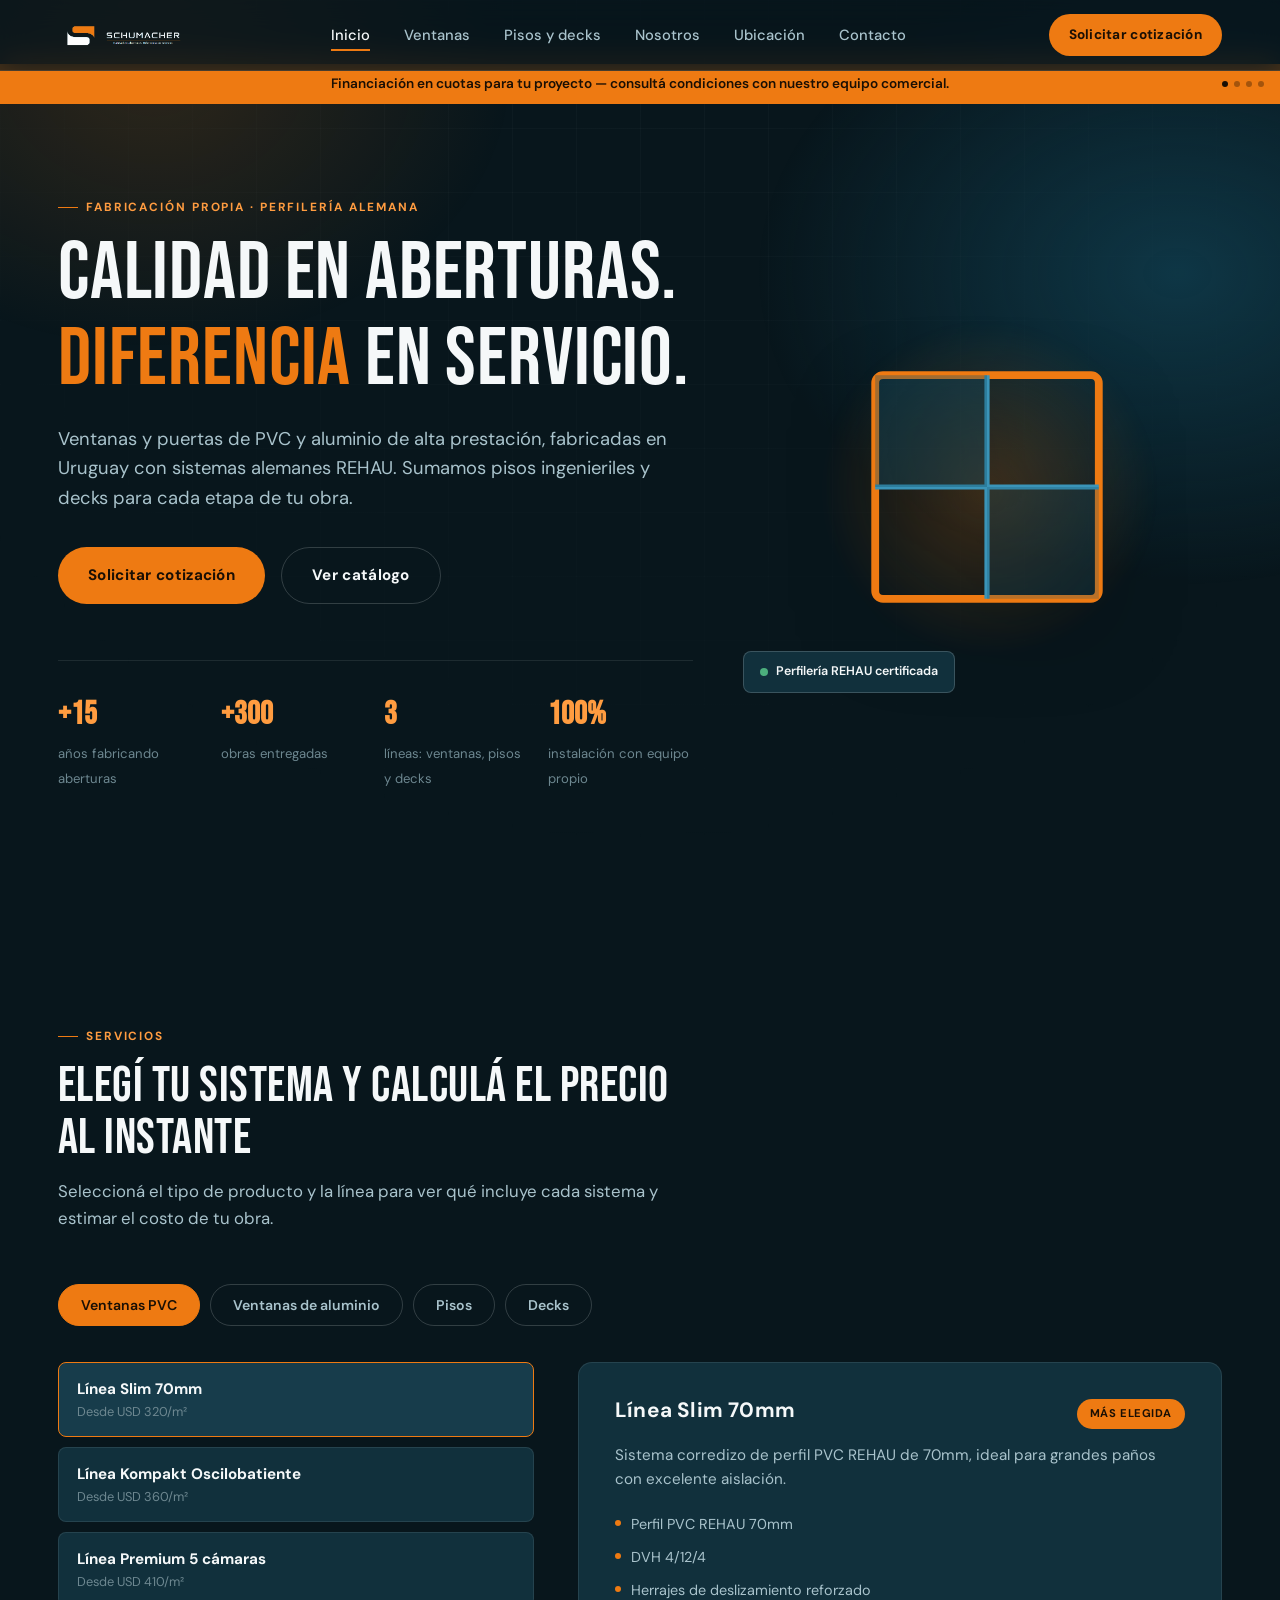
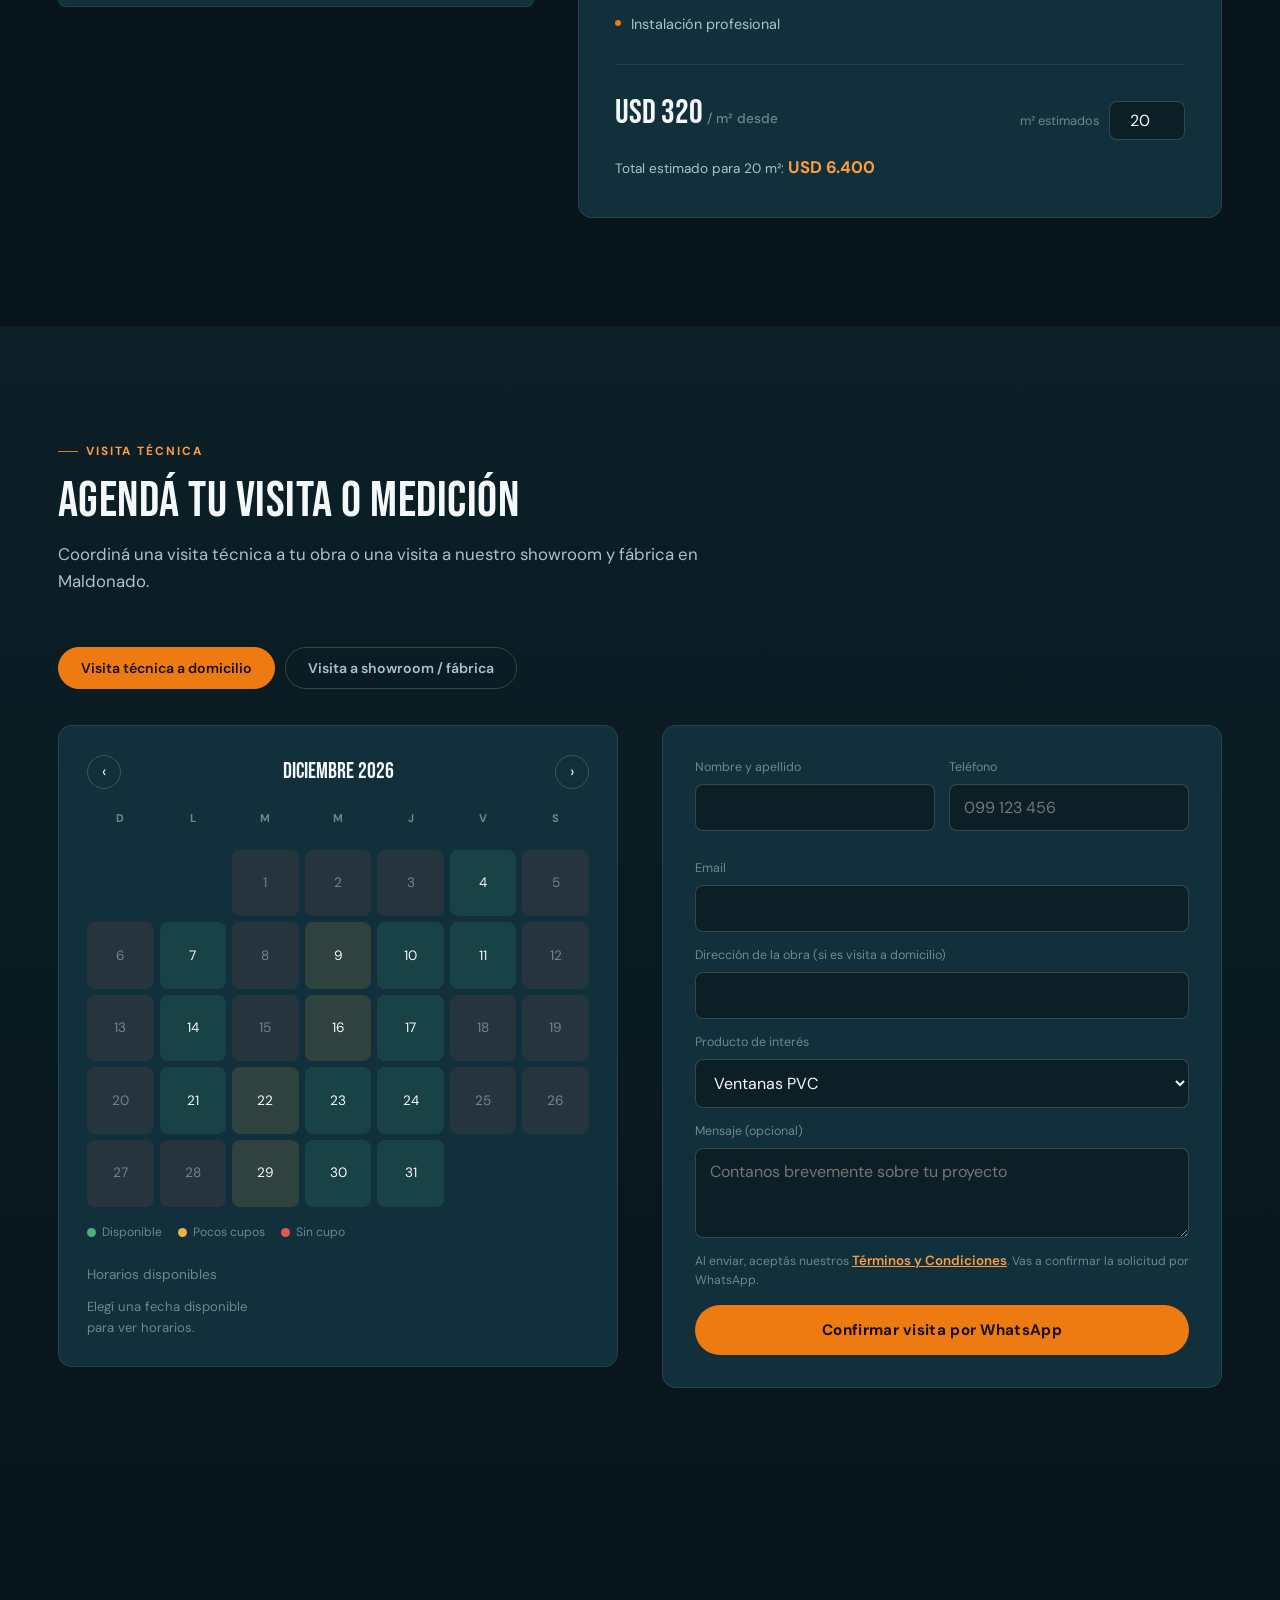
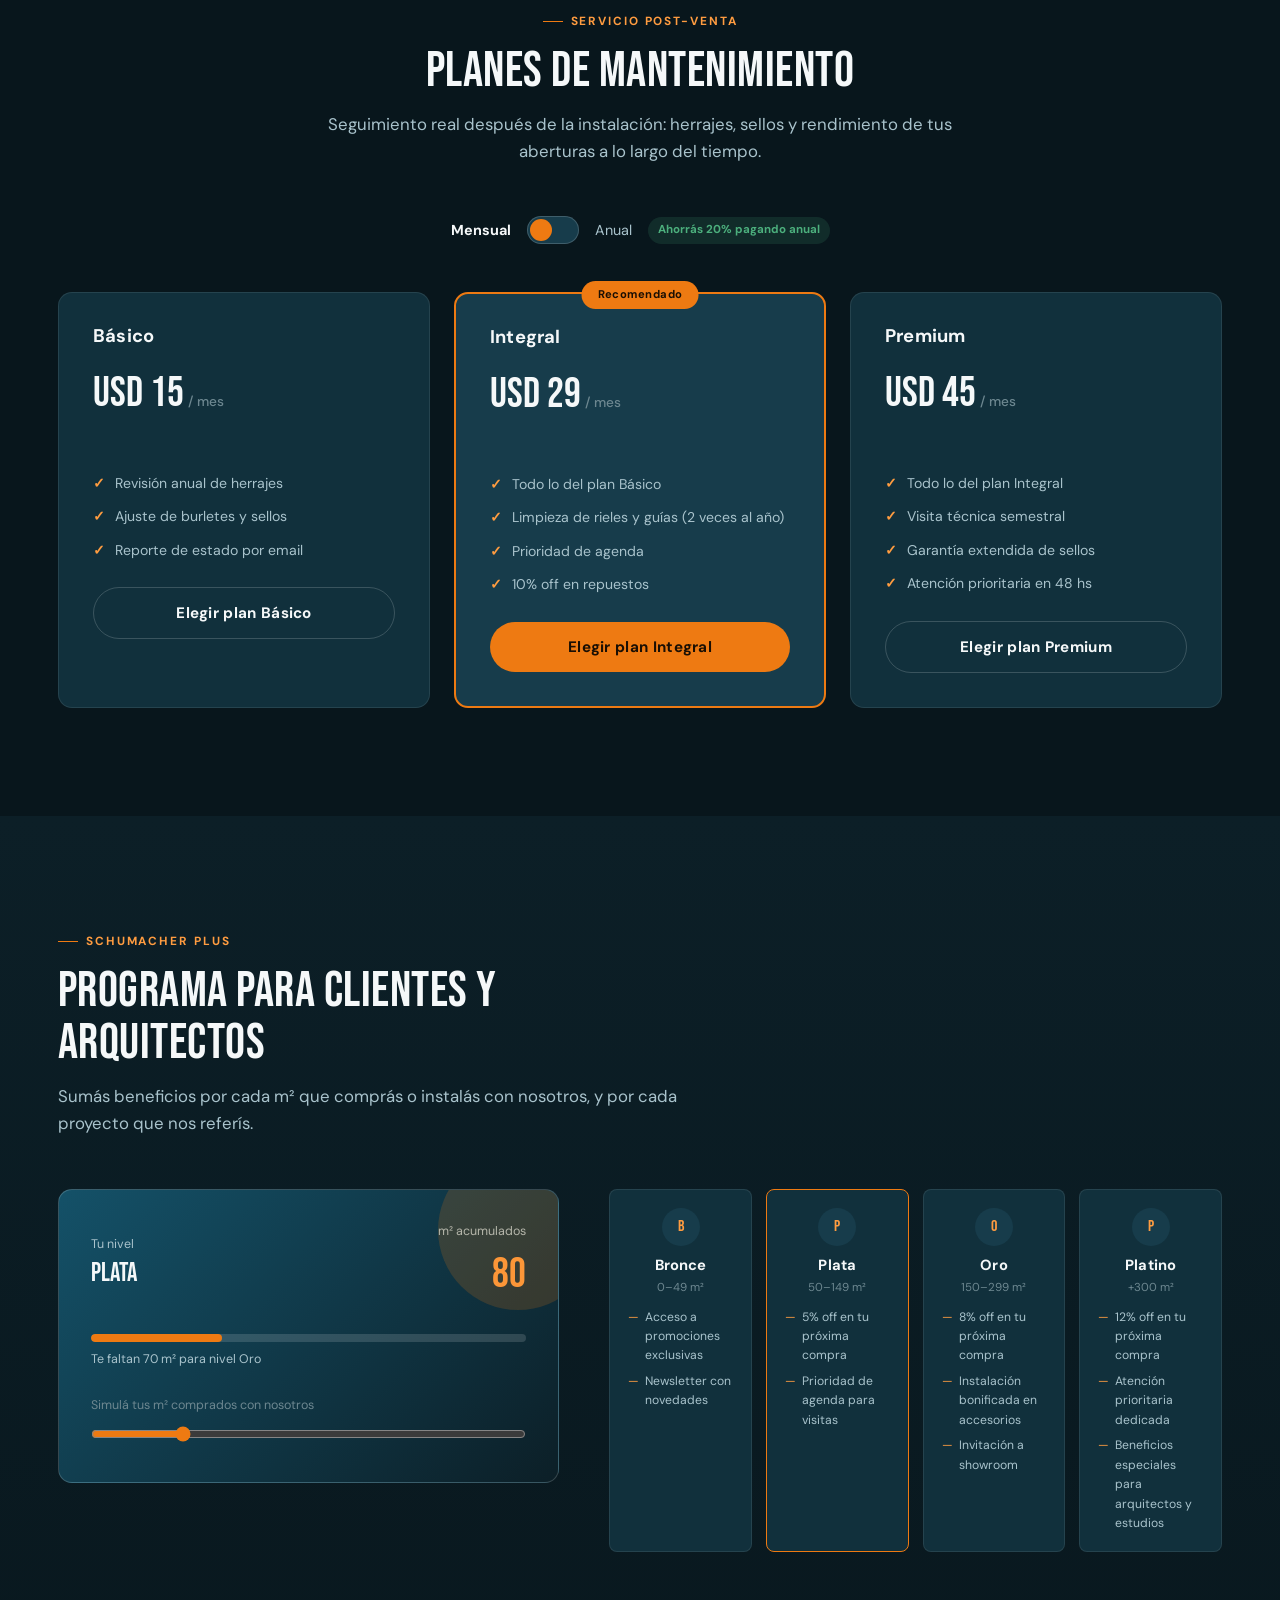
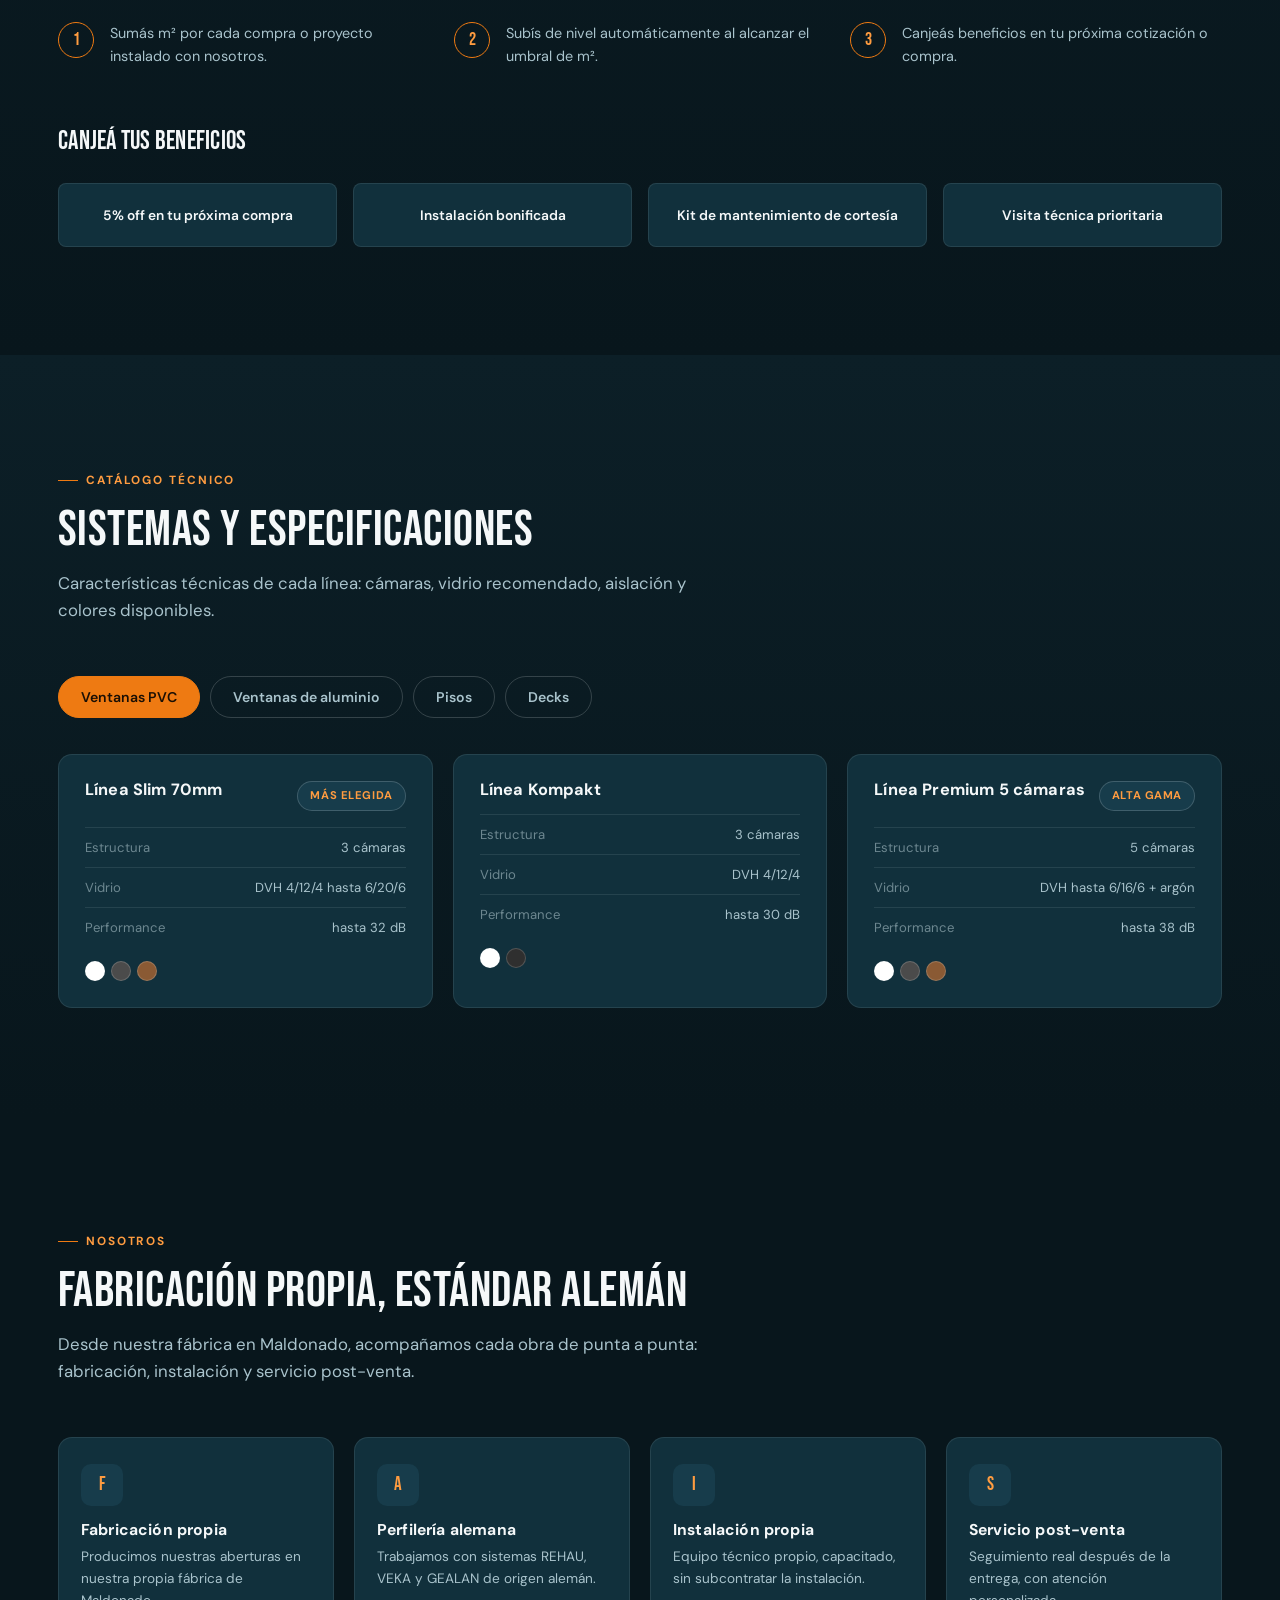
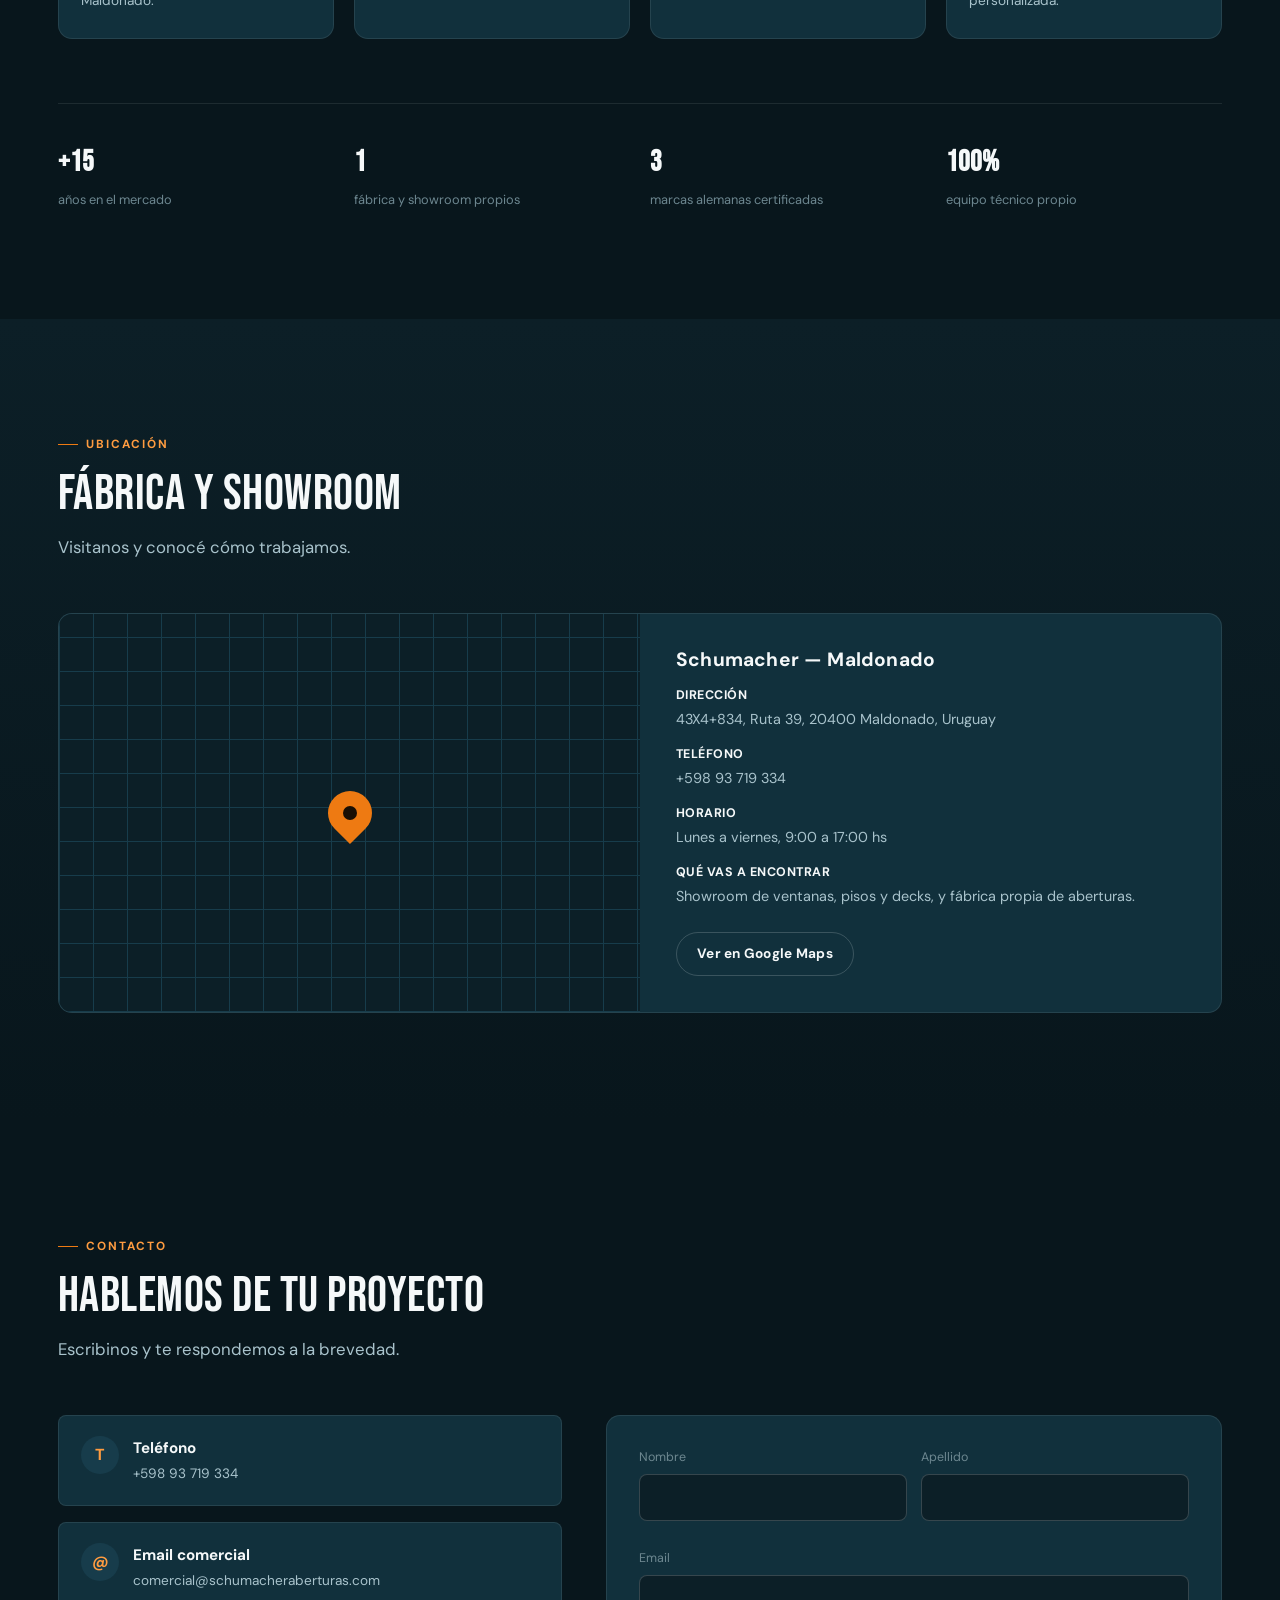
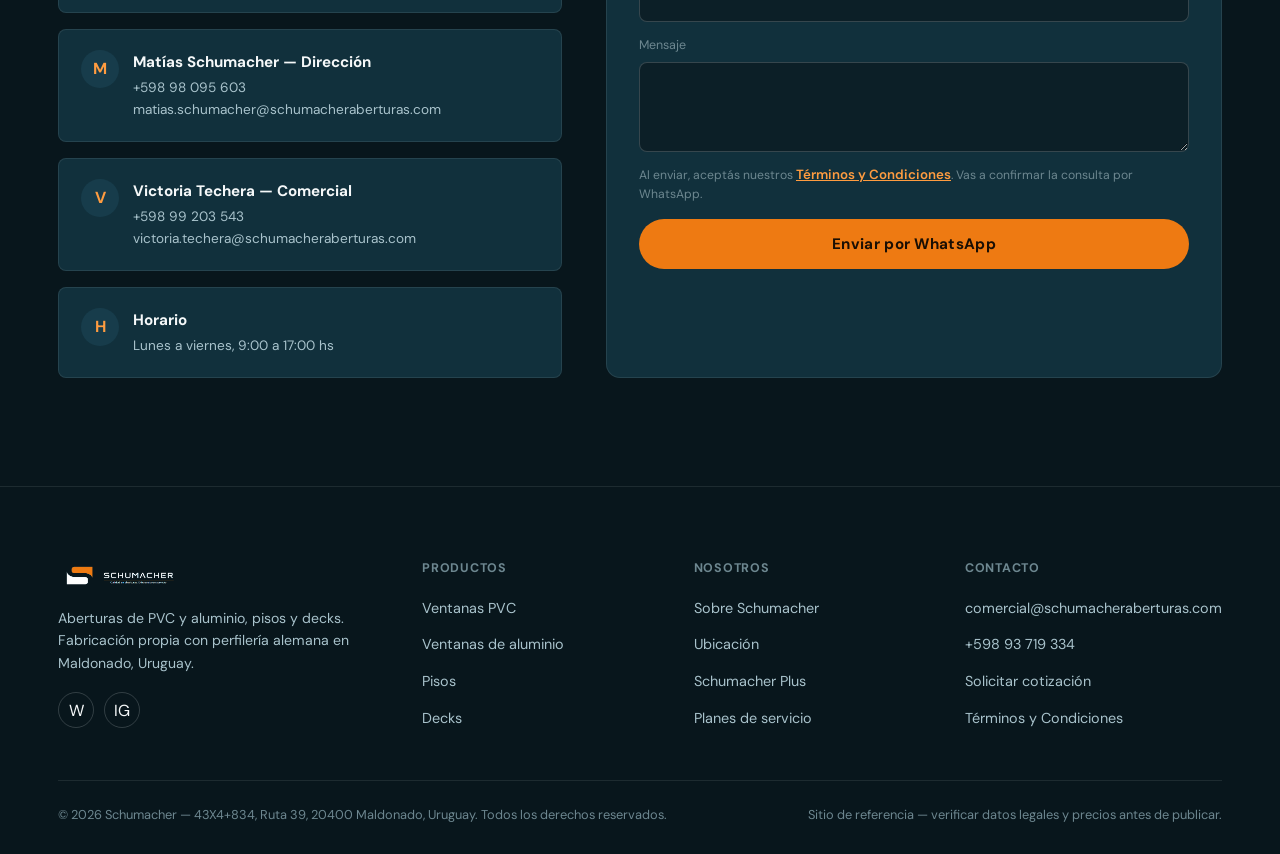
<file: index.html>
<!DOCTYPE html>
<html lang="es">
<head>
<meta charset="UTF-8">
<meta name="viewport" content="width=device-width, initial-scale=1.0">
<title>Schumacher — Calidad en aberturas. Diferencia en servicio.</title>
<meta name="description" content="Aberturas de PVC y aluminio, pisos ingenieriles y decks. Fabricación propia con perfilería alemana REHAU en Maldonado, Uruguay.">
<link rel="preconnect" href="https://fonts.googleapis.com">
<link rel="preconnect" href="https://fonts.gstatic.com" crossorigin>
<link href="https://fonts.googleapis.com/css2?family=Bebas+Neue&family=DM+Sans:ital,wght@0,400;0,500;0,600;0,700;1,400&display=swap" rel="stylesheet">
<link rel="stylesheet" href="styles.css">
</head>
<body>

<div class="grid-bg" aria-hidden="true"></div>

<!-- ============================ NAV ============================ -->
<nav class="nav" id="mainNav">
  <div class="nav-inner">
    <a href="#inicio" class="nav-logo"><img src="logo.png" alt="Schumacher"></a>
    <ul class="nav-links" id="navLinks">
      <li><a href="#inicio" class="nav-link active">Inicio</a></li>
      <li><a href="#servicios" class="nav-link">Ventanas</a></li>
      <li><a href="#catalogo" class="nav-link">Pisos y decks</a></li>
      <li><a href="#nosotros" class="nav-link">Nosotros</a></li>
      <li><a href="#ubicacion" class="nav-link">Ubicación</a></li>
      <li><a href="#contacto" class="nav-link">Contacto</a></li>
    </ul>
    <div class="nav-cta">
      <a href="#visita" class="btn btn-primary btn-sm">Solicitar cotización</a>
      <button type="button" class="nav-burger" id="navBurger" aria-label="Abrir menú"><span></span><span></span><span></span></button>
    </div>
  </div>
</nav>

<div class="promo-banner" id="promoBanner">
  <div class="promo-track" id="promoTrack"></div>
  <div class="promo-dots" id="promoDots"></div>
</div>

<!-- ============================ HERO ============================ -->
<header class="hero" id="inicio">
  <div class="container hero-inner">
    <div>
      <div class="eyebrow">Fabricación propia · Perfilería alemana</div>
      <h1>Calidad en aberturas.<br><em>Diferencia</em> en servicio.</h1>
      <p class="lead">Ventanas y puertas de PVC y aluminio de alta prestación, fabricadas en Uruguay con sistemas alemanes REHAU. Sumamos pisos ingenieriles y decks para cada etapa de tu obra.</p>
      <div class="hero-actions">
        <a href="#visita" class="btn btn-primary">Solicitar cotización</a>
        <a href="#catalogo" class="btn btn-secondary">Ver catálogo</a>
      </div>
      <div class="hero-stats" id="heroStats"></div>
    </div>
    <div class="hero-visual">
      <div class="glow"></div>
      <div class="window-float">
        <svg viewBox="0 0 200 200" fill="none" xmlns="http://www.w3.org/2000/svg">
          <rect x="14" y="14" width="172" height="172" rx="6" stroke="#ee7a12" stroke-width="6"/>
          <line x1="100" y1="14" x2="100" y2="186" stroke="#3a94b8" stroke-width="4"/>
          <line x1="14" y1="100" x2="186" y2="100" stroke="#3a94b8" stroke-width="4"/>
          <rect x="14" y="14" width="86" height="86" fill="#145168" opacity="0.35"/>
          <rect x="100" y="100" width="86" height="86" fill="#145168" opacity="0.25"/>
        </svg>
      </div>
      <div class="hero-badge-float"><span class="dot"></span> Perfilería REHAU certificada</div>
    </div>
  </div>
</header>

<main>
<!-- ============================ SERVICIOS ============================ -->
<section class="section" id="servicios">
  <div class="container">
    <div class="section-head reveal">
      <div class="eyebrow">Servicios</div>
      <h2>Elegí tu sistema y calculá el precio al instante</h2>
      <p>Seleccioná el tipo de producto y la línea para ver qué incluye cada sistema y estimar el costo de tu obra.</p>
    </div>
    <div class="tabs" id="serviceTabs"></div>
    <div class="service-layout">
      <div class="line-picker" id="linePicker"></div>
      <div class="service-card card-frame" id="serviceCard"></div>
    </div>
  </div>
</section>

<!-- ============================ VISITA TÉCNICA ============================ -->
<section class="section section-alt" id="visita">
  <div class="container">
    <div class="section-head reveal">
      <div class="eyebrow">Visita técnica</div>
      <h2>Agendá tu visita o medición</h2>
      <p>Coordiná una visita técnica a tu obra o una visita a nuestro showroom y fábrica en Maldonado.</p>
    </div>
    <div class="tabs" id="visitTabs"></div>
    <div class="booking-layout">
      <div class="calendar-box reveal">
        <div class="cal-head">
          <button type="button" class="cal-nav-btn" id="calPrev" aria-label="Mes anterior">‹</button>
          <div class="month-label" id="calMonthLabel"></div>
          <button type="button" class="cal-nav-btn" id="calNext" aria-label="Mes siguiente">›</button>
        </div>
        <div class="cal-grid" id="calDow"></div>
        <div class="cal-grid" id="calGrid"></div>
        <div class="cal-legend">
          <span><i class="leg-disponible"></i>Disponible</span>
          <span><i class="leg-limitada"></i>Pocos cupos</span>
          <span><i class="leg-sin-cupo"></i>Sin cupo</span>
        </div>
        <div class="slots-title">Horarios disponibles</div>
        <div class="slots-grid" id="slotsGrid"></div>
      </div>
      <form class="form-box reveal" id="visitForm" novalidate>
        <div class="form-row">
          <div class="field" id="f-nombre">
            <label for="v-nombre">Nombre y apellido</label>
            <input type="text" id="v-nombre" name="nombre">
            <span class="error-msg">Ingresá tu nombre completo.</span>
          </div>
          <div class="field" id="f-telefono">
            <label for="v-telefono">Teléfono</label>
            <input type="tel" id="v-telefono" name="telefono" placeholder="099 123 456">
            <span class="error-msg">Ingresá un teléfono válido.</span>
          </div>
        </div>
        <div class="field" id="f-email">
          <label for="v-email">Email</label>
          <input type="email" id="v-email" name="email">
          <span class="error-msg">Ingresá un email válido.</span>
        </div>
        <div class="field" id="f-direccion">
          <label for="v-direccion">Dirección de la obra (si es visita a domicilio)</label>
          <input type="text" id="v-direccion" name="direccion">
        </div>
        <div class="field" id="f-producto">
          <label for="v-producto">Producto de interés</label>
          <select id="v-producto" name="producto">
            <option value="ventanas-pvc">Ventanas PVC</option>
            <option value="ventanas-aluminio">Ventanas de aluminio</option>
            <option value="pisos">Pisos</option>
            <option value="decks">Decks</option>
            <option value="varios">Varios / no estoy seguro</option>
          </select>
        </div>
        <div class="field" id="f-mensaje">
          <label for="v-mensaje">Mensaje (opcional)</label>
          <textarea id="v-mensaje" name="mensaje" placeholder="Contanos brevemente sobre tu proyecto"></textarea>
        </div>
        <p class="tyc-note">Al enviar, aceptás nuestros <button type="button" id="openTyc1">Términos y Condiciones</button>. Vas a confirmar la solicitud por WhatsApp.</p>
        <button type="submit" class="btn btn-primary btn-block">Confirmar visita por WhatsApp</button>
        <a href="#" id="waFallback" target="_blank" rel="noopener" class="btn btn-secondary btn-block" style="display:none;margin-top:10px">Si no se abrió, tocá acá para ir a WhatsApp</a>
      </form>
    </div>
  </div>
</section>

<!-- ============================ PLANES ============================ -->
<section class="section" id="planes">
  <div class="container">
    <div class="section-head center reveal" style="margin-left:auto;margin-right:auto">
      <div class="eyebrow">Servicio post-venta</div>
      <h2>Planes de mantenimiento</h2>
      <p>Seguimiento real después de la instalación: herrajes, sellos y rendimiento de tus aberturas a lo largo del tiempo.</p>
    </div>
    <div class="plan-toggle reveal">
      <span class="toggle-label active" id="lblMensual">Mensual</span>
      <button type="button" class="switch" id="planSwitch" aria-label="Cambiar a facturación anual"><span class="knob"></span></button>
      <span class="toggle-label" id="lblAnual">Anual</span>
      <span class="save-pill">Ahorrás 20% pagando anual</span>
    </div>
    <div class="plans-grid" id="plansGrid"></div>
  </div>
</section>

<!-- ============================ FIDELIDAD ============================ -->
<section class="section section-alt" id="fidelidad">
  <div class="container">
    <div class="section-head reveal">
      <div class="eyebrow">Schumacher Plus</div>
      <h2>Programa para clientes y arquitectos</h2>
      <p>Sumás beneficios por cada m² que comprás o instalás con nosotros, y por cada proyecto que nos referís.</p>
    </div>
    <div class="loyalty-layout">
      <div class="points-card reveal">
        <div class="pc-top">
          <div>
            <div style="font-size:.78rem;color:var(--text-dim);position:relative">Tu nivel</div>
            <div class="pc-level" id="pcLevel">Plata</div>
          </div>
          <div style="text-align:right">
            <div style="font-size:.78rem;color:var(--text-dim);position:relative">m² acumulados</div>
            <div class="pc-points" id="pcPoints">0</div>
          </div>
        </div>
        <div class="progress-track"><div class="progress-fill" id="pcProgress" style="width:0%"></div></div>
        <div class="progress-label" id="pcProgressLabel"></div>
        <div class="sim-slider">
          <label for="simRange">Simulá tus m² comprados con nosotros</label>
          <input type="range" id="simRange" min="0" max="400" value="80" step="5">
        </div>
      </div>
      <div class="tiers-grid" id="tiersGrid"></div>
    </div>
    <div class="steps-row" id="stepsRow"></div>
    <div class="section-head reveal" style="margin-bottom:28px">
      <h3 style="font-family:var(--font-display);font-size:1.6rem">Canjeá tus beneficios</h3>
    </div>
    <div class="redeem-grid" id="redeemGrid"></div>
  </div>
</section>

<!-- ============================ CATÁLOGO ============================ -->
<section class="section section-alt" id="catalogo">
  <div class="container">
    <div class="section-head reveal">
      <div class="eyebrow">Catálogo técnico</div>
      <h2>Sistemas y especificaciones</h2>
      <p>Características técnicas de cada línea: cámaras, vidrio recomendado, aislación y colores disponibles.</p>
    </div>
    <div class="tabs" id="catalogTabs"></div>
    <div class="catalog-grid" id="catalogGrid"></div>
  </div>
</section>

<!-- ============================ NOSOTROS ============================ -->
<section class="section" id="nosotros">
  <div class="container">
    <div class="section-head reveal">
      <div class="eyebrow">Nosotros</div>
      <h2>Fabricación propia, estándar alemán</h2>
      <p>Desde nuestra fábrica en Maldonado, acompañamos cada obra de punta a punta: fabricación, instalación y servicio post-venta.</p>
    </div>
    <div class="pillars-grid" id="pillarsGrid"></div>
    <div class="about-stats" id="aboutStats"></div>
  </div>
</section>

<!-- ============================ UBICACIÓN ============================ -->
<section class="section section-alt" id="ubicacion">
  <div class="container">
    <div class="section-head reveal">
      <div class="eyebrow">Ubicación</div>
      <h2>Fábrica y showroom</h2>
      <p>Visitanos y conocé cómo trabajamos.</p>
    </div>
    <div class="location-card reveal">
      <div class="location-map"><div class="pin"></div></div>
      <div class="location-info">
        <h3>Schumacher — Maldonado</h3>
        <div class="li-row"><div><b>Dirección</b>43X4+834, Ruta 39, 20400 Maldonado, Uruguay</div></div>
        <div class="li-row"><div><b>Teléfono</b>+598 93 719 334</div></div>
        <div class="li-row"><div><b>Horario</b>Lunes a viernes, 9:00 a 17:00 hs</div></div>
        <div class="li-row"><div><b>Qué vas a encontrar</b>Showroom de ventanas, pisos y decks, y fábrica propia de aberturas.</div></div>
        <a href="https://www.google.com/maps/search/?api=1&query=43X4%2B834%2C+Ruta+39%2C+20400+Maldonado%2C+Uruguay" target="_blank" rel="noopener" class="btn btn-secondary btn-sm" style="margin-top:10px">Ver en Google Maps</a>
      </div>
    </div>
  </div>
</section>

<!-- ============================ CONTACTO ============================ -->
<section class="section" id="contacto">
  <div class="container">
    <div class="section-head reveal">
      <div class="eyebrow">Contacto</div>
      <h2>Hablemos de tu proyecto</h2>
      <p>Escribinos y te respondemos a la brevedad.</p>
    </div>
    <div class="contact-layout">
      <div class="contact-cards reveal" id="contactCards"></div>
      <form class="form-box reveal" id="contactForm" novalidate>
        <div class="form-row">
          <div class="field" id="cf-nombre">
            <label for="c-nombre">Nombre</label>
            <input type="text" id="c-nombre" name="nombre">
            <span class="error-msg">Ingresá tu nombre.</span>
          </div>
          <div class="field" id="cf-apellido">
            <label for="c-apellido">Apellido</label>
            <input type="text" id="c-apellido" name="apellido">
            <span class="error-msg">Ingresá tu apellido.</span>
          </div>
        </div>
        <div class="field" id="cf-email">
          <label for="c-email">Email</label>
          <input type="email" id="c-email" name="email">
          <span class="error-msg">Ingresá un email válido.</span>
        </div>
        <div class="field" id="cf-mensaje">
          <label for="c-mensaje">Mensaje</label>
          <textarea id="c-mensaje" name="mensaje"></textarea>
          <span class="error-msg">Contanos brevemente en qué te podemos ayudar.</span>
        </div>
        <p class="tyc-note">Al enviar, aceptás nuestros <button type="button" id="openTyc2">Términos y Condiciones</button>. Vas a confirmar la consulta por WhatsApp.</p>
        <button type="submit" class="btn btn-primary btn-block">Enviar por WhatsApp</button>
        <a href="#" id="waFallbackContact" target="_blank" rel="noopener" class="btn btn-secondary btn-block" style="display:none;margin-top:10px">Si no se abrió, tocá acá para ir a WhatsApp</a>
      </form>
    </div>
  </div>
</section>
</main>

<!-- ============================ FOOTER ============================ -->
<footer>
  <div class="container">
    <div class="footer-grid">
      <div>
        <a href="#inicio" class="footer-logo"><img src="logo.png" alt="Schumacher"></a>
        <p class="tag">Aberturas de PVC y aluminio, pisos y decks. Fabricación propia con perfilería alemana en Maldonado, Uruguay.</p>
        <div class="footer-social">
          <a href="https://wa.me/59893719334" target="_blank" rel="noopener" aria-label="WhatsApp">W</a>
          <a href="#" aria-label="Instagram">IG</a>
        </div>
      </div>
      <div class="footer-col">
        <h5>Productos</h5>
        <ul>
          <li><a href="#servicios">Ventanas PVC</a></li>
          <li><a href="#servicios">Ventanas de aluminio</a></li>
          <li><a href="#catalogo">Pisos</a></li>
          <li><a href="#catalogo">Decks</a></li>
        </ul>
      </div>
      <div class="footer-col">
        <h5>Nosotros</h5>
        <ul>
          <li><a href="#nosotros">Sobre Schumacher</a></li>
          <li><a href="#ubicacion">Ubicación</a></li>
          <li><a href="#fidelidad">Schumacher Plus</a></li>
          <li><a href="#planes">Planes de servicio</a></li>
        </ul>
      </div>
      <div class="footer-col">
        <h5>Contacto</h5>
        <ul>
          <li><a href="mailto:comercial@schumacheraberturas.com">comercial@schumacheraberturas.com</a></li>
          <li><a href="tel:+59893719334">+598 93 719 334</a></li>
          <li><a href="#visita">Solicitar cotización</a></li>
          <li><button type="button" id="openTyc3" style="font-size:.9rem;color:var(--text-dim)">Términos y Condiciones</button></li>
        </ul>
      </div>
    </div>
    <div class="footer-bottom">
      <span>© <span id="year"></span> Schumacher — 43X4+834, Ruta 39, 20400 Maldonado, Uruguay. Todos los derechos reservados.</span>
      <span>Sitio de referencia — verificar datos legales y precios antes de publicar.</span>
    </div>
  </div>
</footer>

<!-- ============================ MODAL T&C ============================ -->
<div class="modal-overlay" id="tycModal">
  <div class="modal-box">
    <div class="modal-head">
      <h3>Términos y condiciones</h3>
      <button type="button" class="modal-close" id="closeTyc" aria-label="Cerrar">✕</button>
    </div>
    <div class="modal-body">
      <h4>1. Cotizaciones</h4>
      <p>Los precios publicados son estimados por línea y quedan sujetos a relevamiento técnico en obra. La cotización final se entrega por escrito luego de la medición.</p>
      <h4>2. Plazos</h4>
      <p>Los plazos de fabricación e instalación se informan al confirmar el pedido y pueden variar según la complejidad de la obra y la disponibilidad de materiales.</p>
      <h4>3. Garantía</h4>
      <p>Las aberturas cuentan con garantía de fabricación sobre perfiles y herrajes. La garantía no cubre daños por mal uso, humedad de obra o instalación realizada por terceros ajenos a la empresa.</p>
      <h4>4. Condiciones de pago</h4>
      <p>Las condiciones de pago (contado, transferencia, cuotas) se acuerdan al momento de confirmar el pedido y se detallan en la orden de compra.</p>
      <h4>5. Visitas y coordinación</h4>
      <p>Las visitas técnicas y de medición se coordinan por franja horaria. Ante una cancelación, pedimos avisar con anticipación para reprogramar.</p>
      <h4>6. Datos personales</h4>
      <p>Los datos ingresados en los formularios se utilizan exclusivamente para responder tu consulta y coordinar la cotización o visita solicitada.</p>
      <p style="margin-top:16px;color:var(--text-faint);font-size:.8rem">Este texto es un modelo general de referencia y no reemplaza el asesoramiento de un abogado antes de publicarlo.</p>
    </div>
  </div>
</div>

<div class="toast-container" id="toastContainer"></div>

<script src="script.js"></script>
</body>
</html>
</file>
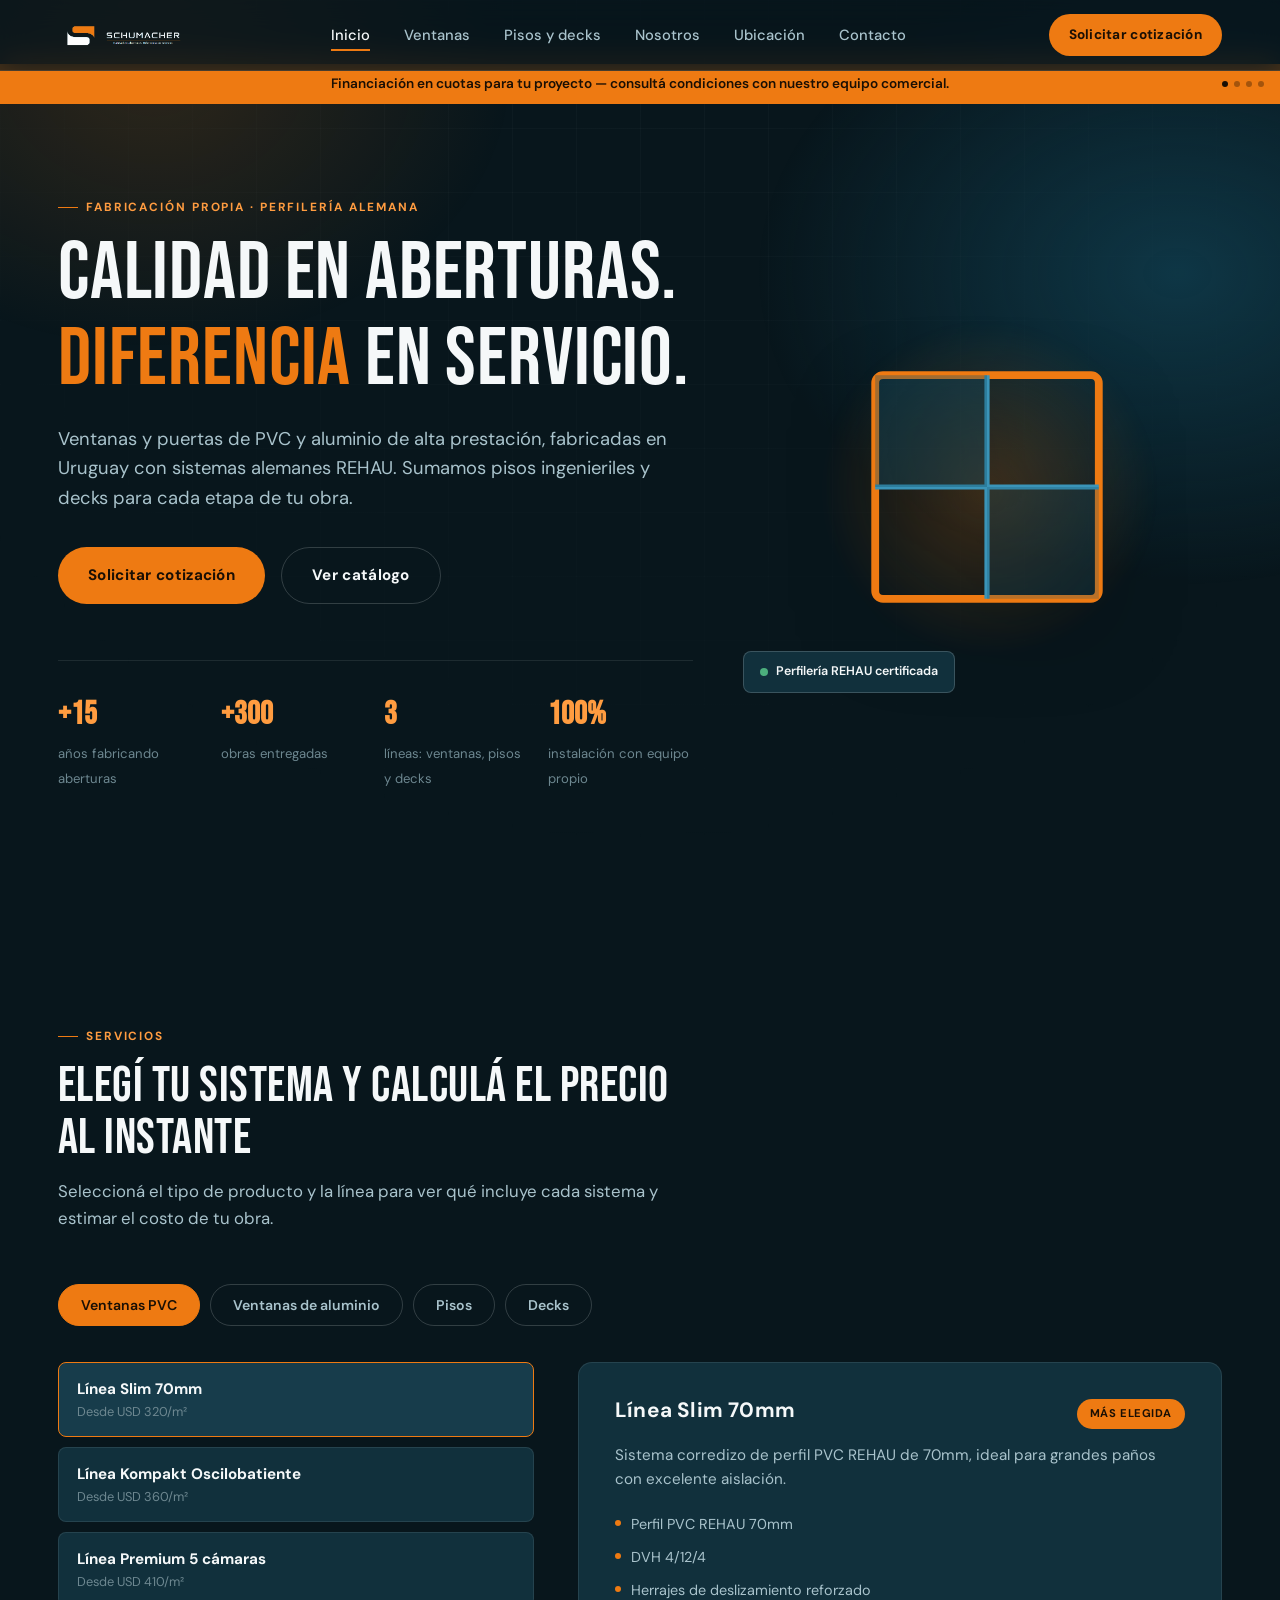
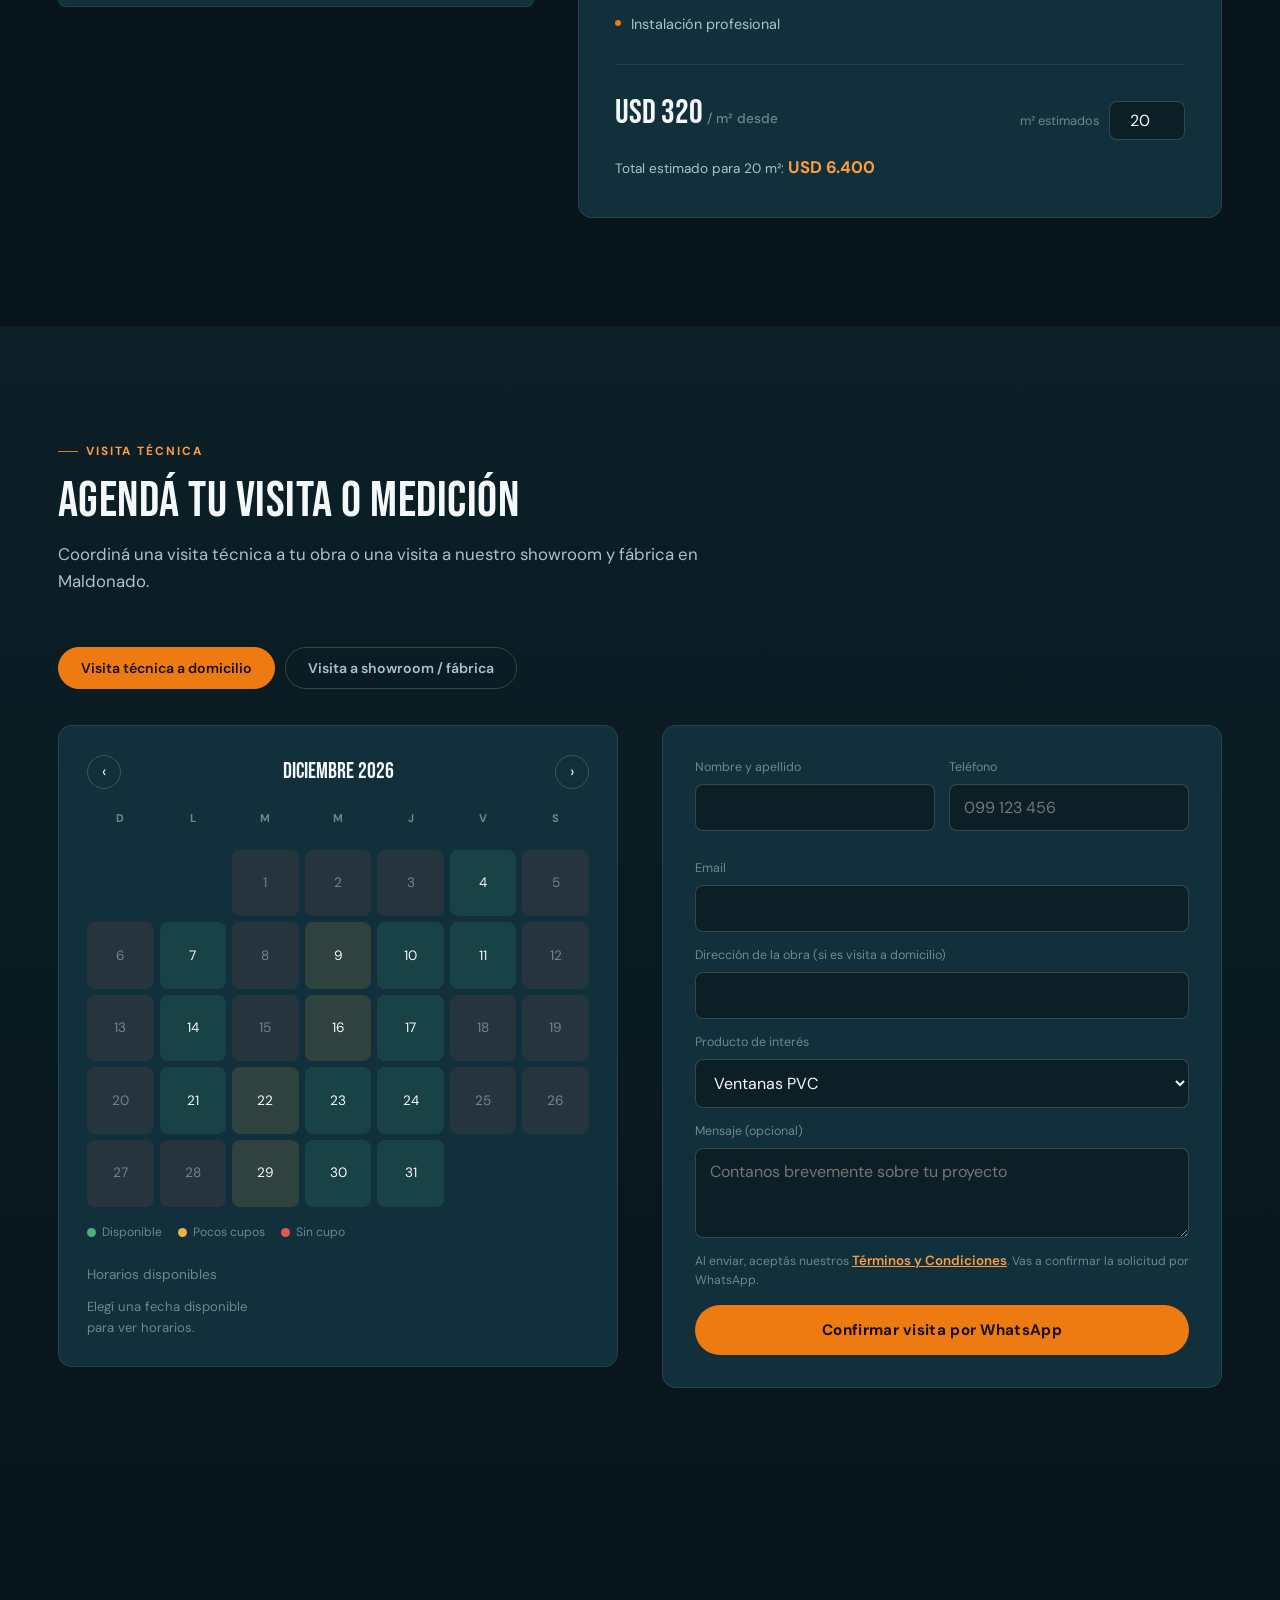
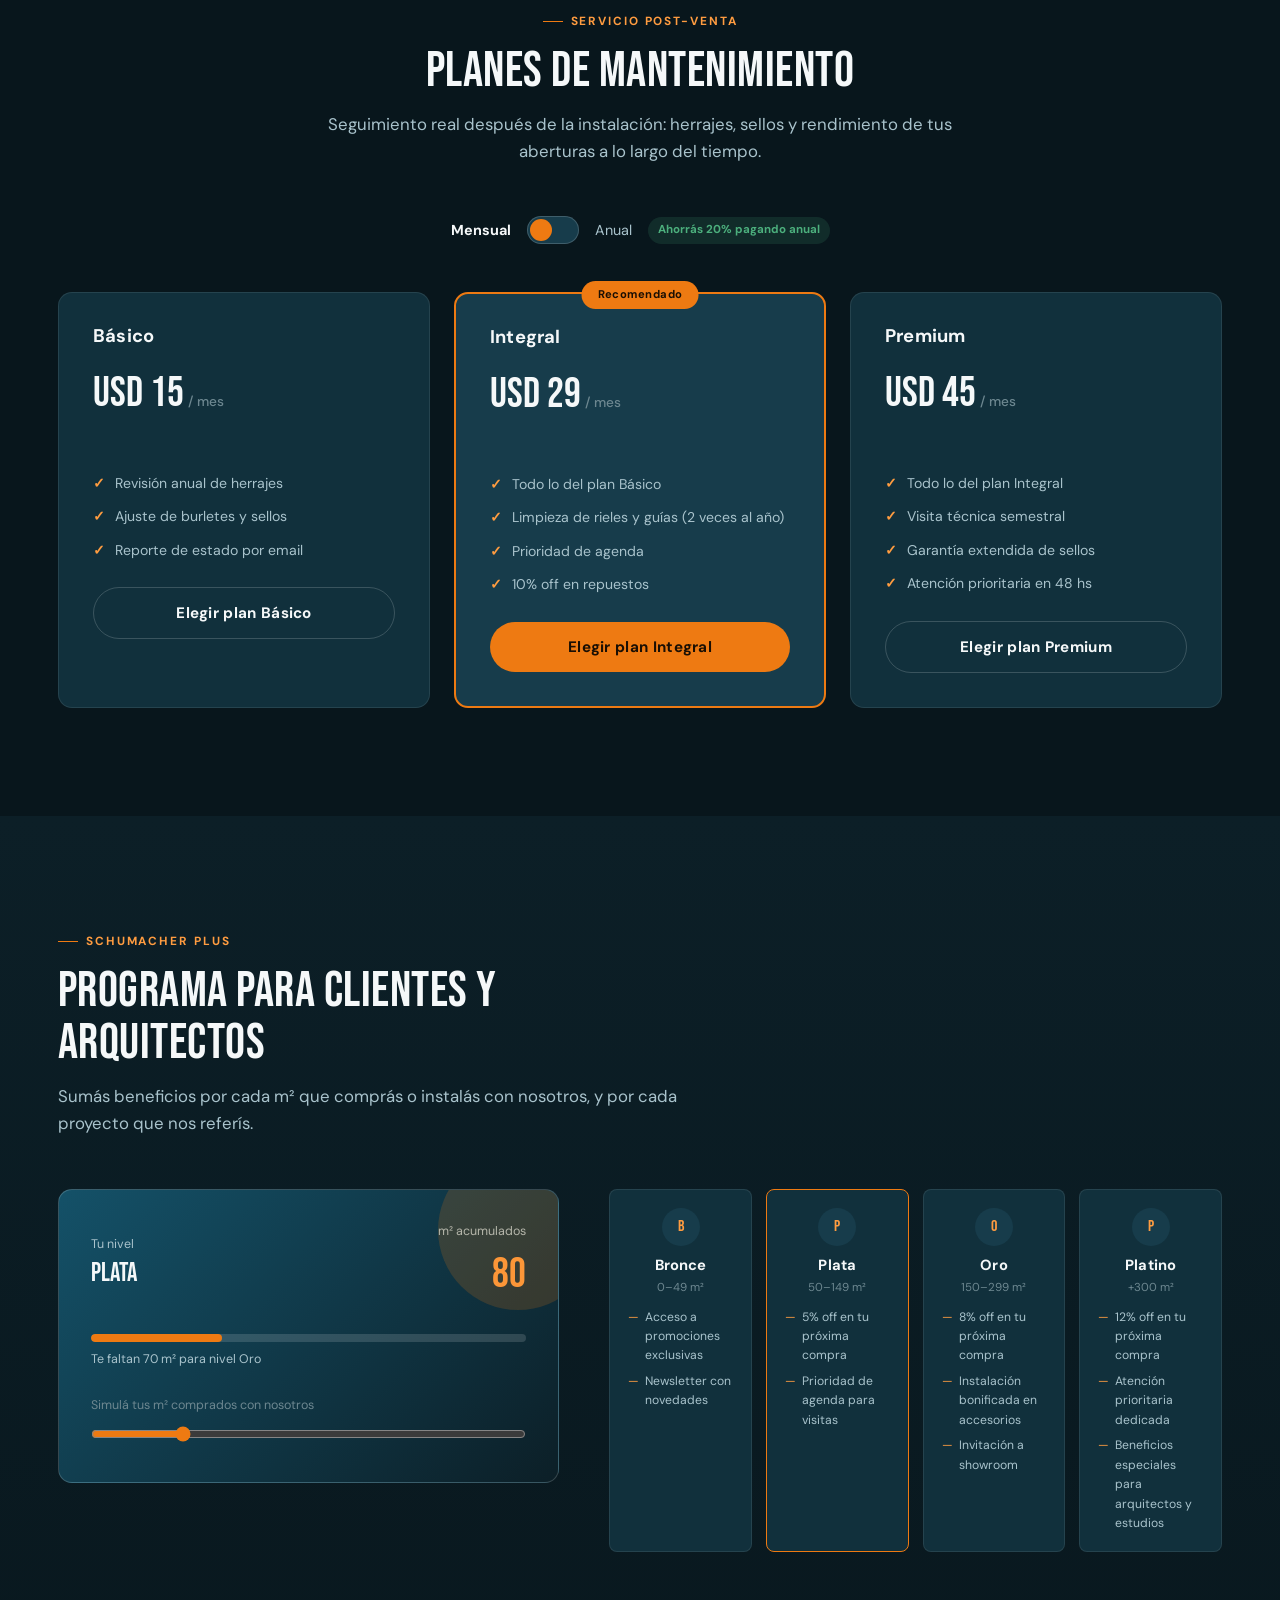
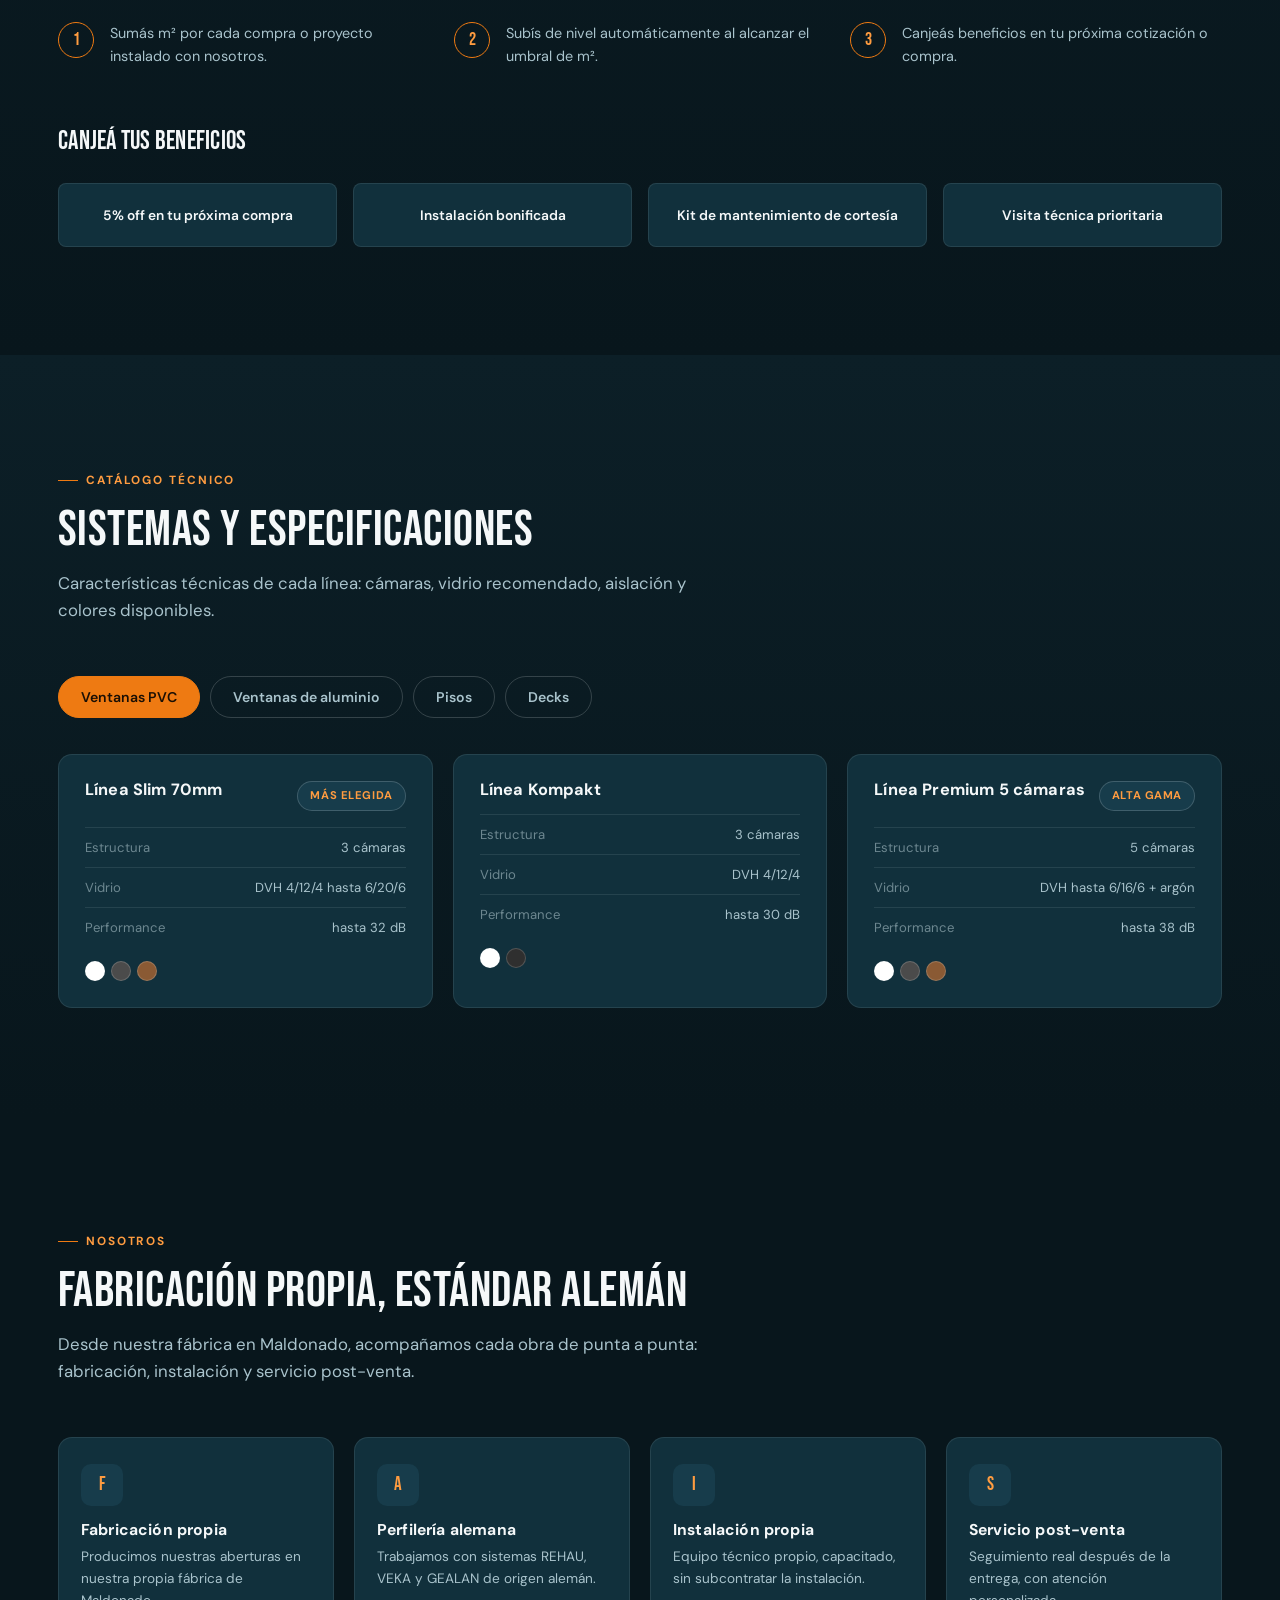
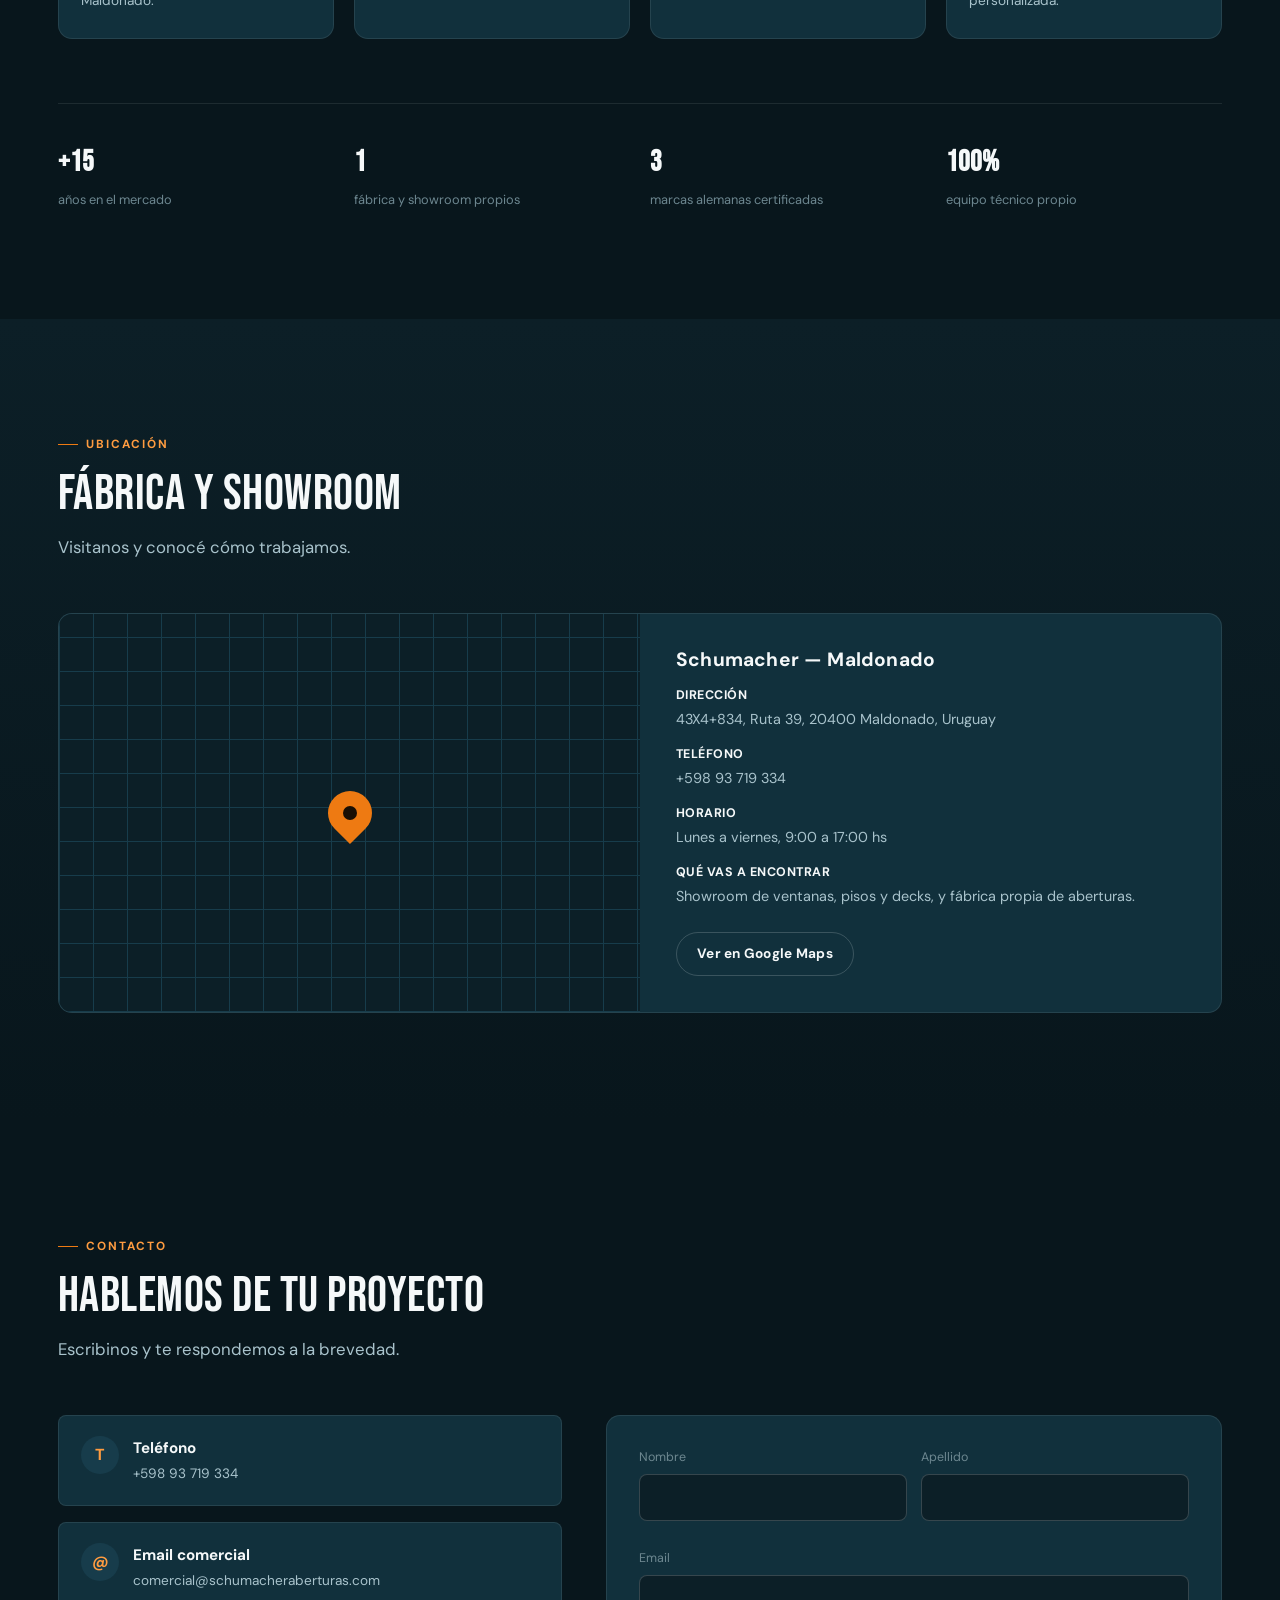
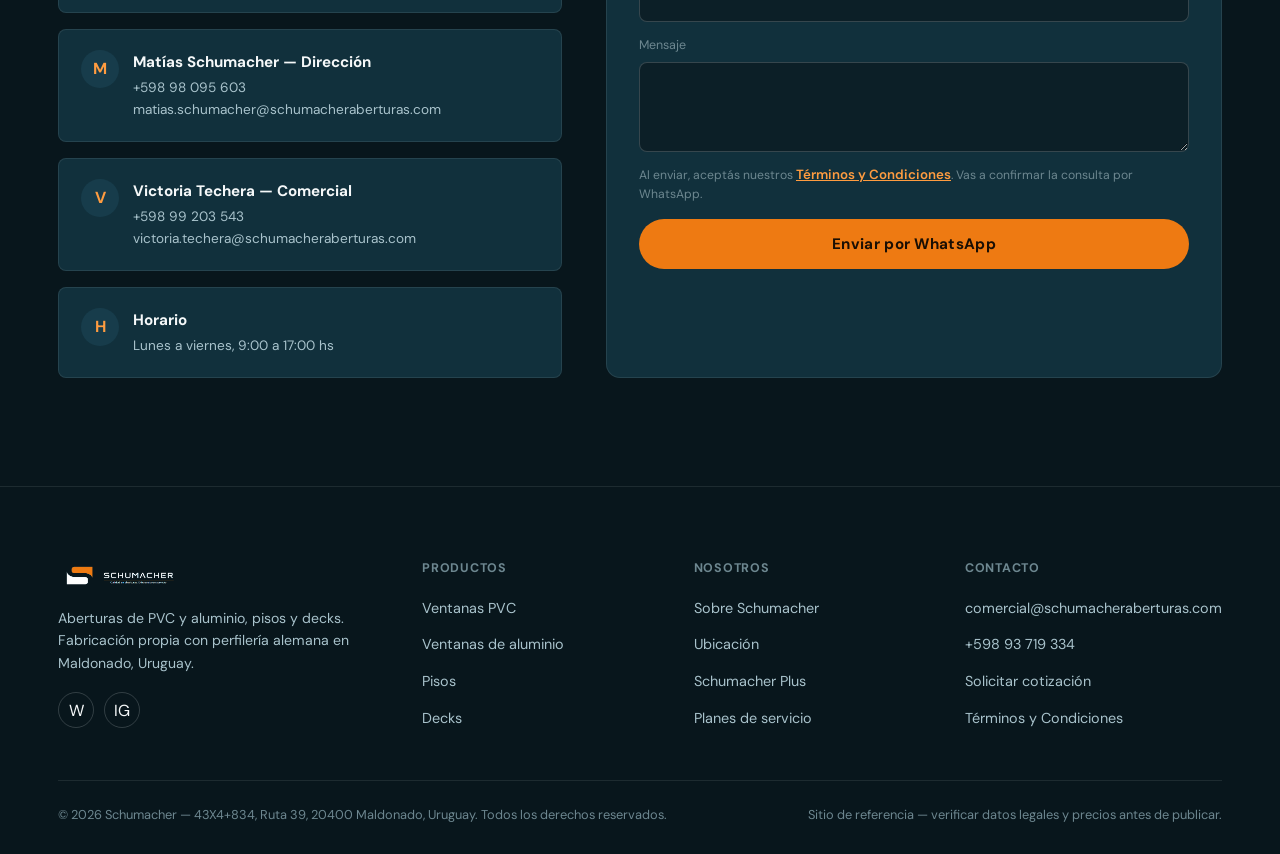
<file: schumacher.html>
<!DOCTYPE html>
<html lang="es">
<head>
<meta charset="UTF-8">
<meta name="viewport" content="width=device-width, initial-scale=1.0">
<title>Schumacher — Calidad en aberturas. Diferencia en servicio.</title>
<meta name="description" content="Aberturas de PVC y aluminio, pisos ingenieriles y decks. Fabricación propia con perfilería alemana REHAU en Maldonado, Uruguay.">
<link rel="preconnect" href="https://fonts.googleapis.com">
<link rel="preconnect" href="https://fonts.gstatic.com" crossorigin>
<link href="https://fonts.googleapis.com/css2?family=Bebas+Neue&family=DM+Sans:ital,wght@0,400;0,500;0,600;0,700;1,400&display=swap" rel="stylesheet">
<style>
/* ==========================================================================
   TOKENS DE DISEÑO — editá acá los colores y tipografías de toda la web
   ========================================================================== */
:root{
  --bg:#08161c;
  --bg-alt:#0c1f27;
  --surface:#11303c;
  --surface-2:#173c4b;
  --line:rgba(245,248,249,.09);
  --line-strong:rgba(245,248,249,.18);
  --petrol:#145168;
  --petrol-light:#3a94b8;
  --orange:#ee7a12;
  --orange-light:#ff9c40;
  --orange-dark:#c4630c;
  --text:#f5f8f9;
  --text-dim:#a9c3cc;
  --text-faint:#6d8790;
  --success:#4caf7d;
  --warning:#e8b34a;
  --danger:#e2584c;
  --font-display:'Bebas Neue',sans-serif;
  --font-body:'DM Sans',sans-serif;
  --radius:14px;
  --radius-sm:8px;
  --container:1220px;
}
*,*::before,*::after{box-sizing:border-box;margin:0;padding:0}
html{scroll-behavior:smooth}
body{
  font-family:var(--font-body);
  background:var(--bg);
  color:var(--text);
  line-height:1.6;
  overflow-x:hidden;
  -webkit-font-smoothing:antialiased;
}
img{max-width:100%;display:block}
a{color:inherit;text-decoration:none}
ul{list-style:none}
button{font-family:inherit;cursor:pointer;border:none;background:none;color:inherit}
input,select,textarea{font-family:inherit;font-size:1rem;color:var(--text)}
h1,h2,h3,h4{font-family:var(--font-display);font-weight:400;letter-spacing:.01em;line-height:1.05}
::selection{background:var(--orange);color:var(--bg)}
:focus-visible{outline:2px solid var(--orange-light);outline-offset:3px}

/* fondo grilla sutil, fijo en toda la página */
.grid-bg{
  position:fixed;inset:0;z-index:0;pointer-events:none;
  background-image:
    linear-gradient(var(--line) 1px,transparent 1px),
    linear-gradient(90deg,var(--line) 1px,transparent 1px);
  background-size:64px 64px;
  opacity:.35;
  mask-image:radial-gradient(circle at 50% 0%,black,transparent 85%);
}

.container{max-width:var(--container);margin:0 auto;padding:0 28px}
.section{position:relative;z-index:1;padding:108px 0}
.section-alt{background:linear-gradient(180deg,var(--bg-alt),var(--bg))}
.section-head{max-width:640px;margin-bottom:52px}
.section-head.center{margin-left:auto;margin-right:auto;text-align:center}
.eyebrow{
  display:inline-flex;align-items:center;gap:8px;
  font-size:.74rem;font-weight:700;letter-spacing:.16em;text-transform:uppercase;
  color:var(--orange-light);margin-bottom:14px;
}
.eyebrow::before{content:'';width:20px;height:1px;background:var(--orange)}
.section-head h2{font-size:clamp(2.1rem,4vw,3.1rem);margin-bottom:14px}
.section-head p{color:var(--text-dim);font-size:1.05rem;max-width:56ch}
.section-head.center p{margin:0 auto}

.btn{
  display:inline-flex;align-items:center;justify-content:center;gap:8px;
  padding:15px 30px;border-radius:999px;font-weight:700;font-size:.95rem;
  letter-spacing:.02em;transition:transform .2s ease,background .2s ease,border-color .2s ease,color .2s ease;
  white-space:nowrap;
}
.btn:active{transform:scale(.97)}
.btn-primary{background:var(--orange);color:#1a0f04}
.btn-primary:hover{background:var(--orange-light)}
.btn-secondary{border:1px solid var(--line-strong);color:var(--text);background:transparent}
.btn-secondary:hover{border-color:var(--orange);color:var(--orange-light)}
.btn-block{width:100%}
.btn-sm{padding:10px 20px;font-size:.85rem}

.badge{
  display:inline-block;font-size:.7rem;font-weight:700;letter-spacing:.05em;text-transform:uppercase;
  padding:5px 12px;border-radius:999px;background:var(--surface-2);color:var(--orange-light);
  border:1px solid var(--line-strong);
}
.badge.badge-alt{background:var(--orange);color:#1a0f04;border-color:transparent}

/* signature: marcas de esquina tipo plano técnico, aparecen en hover */
.card-frame{position:relative}
.card-frame::before,.card-frame::after{
  content:'';position:absolute;width:16px;height:16px;
  border:2px solid var(--orange);opacity:0;transition:opacity .25s ease,transform .25s ease;
  transform:scale(.85);
}
.card-frame::before{top:-1px;left:-1px;border-right:none;border-bottom:none}
.card-frame::after{bottom:-1px;right:-1px;border-left:none;border-top:none}
.card-frame:hover::before,.card-frame:hover::after{opacity:1;transform:scale(1)}

.reveal{opacity:0;transform:translateY(28px);transition:opacity .7s ease,transform .7s ease}
.reveal.is-visible{opacity:1;transform:translateY(0)}
.reveal-delay-1{transition-delay:.08s}
.reveal-delay-2{transition-delay:.16s}
.reveal-delay-3{transition-delay:.24s}

/* ============================ NAV ============================ */
.nav{
  position:fixed;top:0;left:0;right:0;z-index:100;
  background:rgba(8,22,28,.72);backdrop-filter:blur(14px);
  border-bottom:1px solid var(--line);
  transition:background .3s ease;
}
.nav-inner{display:flex;align-items:center;justify-content:space-between;padding:14px 28px;max-width:var(--container);margin:0 auto}
.nav-logo img{height:34px;width:auto}
.nav-links{display:flex;align-items:center;gap:34px}
.nav-links a{font-size:.92rem;font-weight:500;color:var(--text-dim);transition:color .2s ease;position:relative}
.nav-links a:hover,.nav-links a.active{color:var(--text)}
.nav-links a.active::after{content:'';position:absolute;left:0;right:0;bottom:-6px;height:2px;background:var(--orange)}
.nav-cta{display:flex;align-items:center;gap:18px}
.nav-burger{display:none;flex-direction:column;gap:5px;width:26px;padding:6px}
.nav-burger span{display:block;height:2px;background:var(--text);border-radius:2px;transition:transform .25s ease,opacity .25s ease}
.nav-burger.open span:nth-child(1){transform:translateY(7px) rotate(45deg)}
.nav-burger.open span:nth-child(2){opacity:0}
.nav-burger.open span:nth-child(3){transform:translateY(-7px) rotate(-45deg)}

@media(max-width:900px){
  .nav-links{
    position:fixed;top:0;right:0;height:100vh;width:min(78vw,320px);
    background:var(--bg-alt);border-left:1px solid var(--line);
    flex-direction:column;align-items:flex-start;justify-content:center;gap:26px;padding:40px;
    transform:translateX(100%);transition:transform .3s ease;
  }
  .nav-links.open{transform:translateX(0)}
  .nav-burger{display:flex}
  .nav-cta .btn-primary{display:none}
}

/* ========================= PROMO BANNER ========================= */
.promo-banner{
  position:fixed;top:64px;left:0;right:0;z-index:90;
  background:var(--orange);color:#1a0f04;overflow:hidden;
  height:0;transition:height .3s ease;
}
.promo-banner.ready{height:40px}
.promo-track{position:relative;height:100%}
.promo-slide{
  position:absolute;inset:0;display:flex;align-items:center;justify-content:center;gap:10px;
  padding:0 50px;font-size:.85rem;font-weight:600;text-align:center;
  white-space:nowrap;overflow:hidden;text-overflow:ellipsis;
  opacity:0;transition:opacity .5s ease;
}
.promo-slide.active{opacity:1}
.promo-dots{position:absolute;right:16px;top:0;bottom:0;display:flex;align-items:center;gap:6px}
.promo-dots button{width:6px;height:6px;border-radius:50%;background:rgba(26,15,4,.35)}
.promo-dots button.active{background:#1a0f04}

/* ============================ HERO ============================ */
.hero{
  position:relative;z-index:1;padding:190px 0 120px;overflow:hidden;
  background:
    radial-gradient(600px 460px at 12% 8%,rgba(238,122,18,.16),transparent 60%),
    radial-gradient(700px 520px at 92% 30%,rgba(20,81,104,.55),transparent 60%);
}
.hero-inner{display:grid;grid-template-columns:1.15fr .85fr;gap:60px;align-items:center}
.hero h1{font-size:clamp(3rem,6.4vw,5.6rem);margin-bottom:22px}
.hero h1 em{font-style:normal;color:var(--orange)}
.hero p.lead{font-size:1.15rem;color:var(--text-dim);max-width:52ch;margin-bottom:34px}
.hero-actions{display:flex;flex-wrap:wrap;gap:16px;margin-bottom:56px}
.hero-stats{display:grid;grid-template-columns:repeat(4,1fr);gap:18px;border-top:1px solid var(--line);padding-top:28px}
.hero-stats .stat b{display:block;font-family:var(--font-display);font-size:2rem;color:var(--orange-light)}
.hero-stats .stat span{font-size:.82rem;color:var(--text-faint)}

.hero-visual{position:relative;height:420px;display:flex;align-items:center;justify-content:center}
.hero-visual .glow{position:absolute;width:340px;height:340px;border-radius:50%;background:radial-gradient(circle,rgba(238,122,18,.25),transparent 70%);filter:blur(6px)}
.window-float{position:relative;animation:float 6s ease-in-out infinite}
@keyframes float{0%,100%{transform:translateY(0) rotate(-2deg)}50%{transform:translateY(-22px) rotate(2deg)}}
.window-float svg{width:260px;height:260px;filter:drop-shadow(0 30px 40px rgba(0,0,0,.45))}
.hero-badge-float{
  position:absolute;bottom:8px;left:-10px;background:var(--surface);border:1px solid var(--line-strong);
  border-radius:var(--radius-sm);padding:10px 16px;font-size:.78rem;font-weight:600;
  display:flex;align-items:center;gap:8px;animation:float 6s ease-in-out infinite;animation-delay:.4s;
}
.hero-badge-float .dot{width:8px;height:8px;border-radius:50%;background:var(--success)}

@media(max-width:900px){
  .hero-inner{grid-template-columns:1fr}
  .hero-stats{grid-template-columns:repeat(2,1fr)}
  .hero-visual{height:280px;order:-1}
}

/* ========================= SERVICIOS ========================= */
.tabs{display:flex;flex-wrap:wrap;gap:10px;margin-bottom:36px}
.tab-btn{
  padding:11px 22px;border-radius:999px;border:1px solid var(--line-strong);
  font-size:.88rem;font-weight:600;color:var(--text-dim);transition:all .2s ease;
}
.tab-btn:hover{color:var(--text)}
.tab-btn.active{background:var(--orange);border-color:var(--orange);color:#1a0f04}

.service-layout{display:grid;grid-template-columns:.85fr 1.15fr;gap:44px;align-items:start}
.line-picker{display:flex;flex-direction:column;gap:10px}
.line-option{
  text-align:left;padding:16px 18px;border-radius:var(--radius-sm);border:1px solid var(--line);
  background:var(--surface);transition:border-color .2s ease,background .2s ease;
}
.line-option:hover{border-color:var(--line-strong)}
.line-option.active{border-color:var(--orange);background:var(--surface-2)}
.line-option .name{font-weight:700;font-size:.95rem;margin-bottom:4px}
.line-option .price-mini{font-size:.8rem;color:var(--text-faint)}

.service-card{
  background:var(--surface);border:1px solid var(--line);border-radius:var(--radius);padding:36px;
}
.service-card .top{display:flex;justify-content:space-between;align-items:flex-start;gap:16px;margin-bottom:14px}
.service-card h3{font-family:var(--font-body);font-weight:700;font-size:1.3rem}
.service-card .desc{color:var(--text-dim);margin-bottom:22px;font-size:.95rem}
.service-card ul{display:grid;gap:10px;margin-bottom:28px}
.service-card ul li{display:flex;gap:10px;align-items:flex-start;font-size:.9rem;color:var(--text-dim)}
.service-card ul li::before{content:'';flex:0 0 6px;width:6px;height:6px;border-radius:50%;background:var(--orange);margin-top:7px}
.price-box{display:flex;align-items:flex-end;justify-content:space-between;gap:20px;border-top:1px solid var(--line);padding-top:22px;flex-wrap:wrap}
.price-box .price{font-family:var(--font-display);font-size:2.1rem;color:var(--text)}
.price-box .price span{font-family:var(--font-body);font-size:.85rem;color:var(--text-faint);font-weight:500}
.qty-calc{display:flex;align-items:center;gap:10px}
.qty-calc label{font-size:.8rem;color:var(--text-faint)}
.qty-calc input{
  width:76px;background:var(--bg-alt);border:1px solid var(--line-strong);border-radius:var(--radius-sm);
  padding:8px 10px;text-align:center;
}
.qty-total{font-size:.85rem;color:var(--text-dim)}
.qty-total b{color:var(--orange-light);font-size:1.05rem}

@media(max-width:900px){.service-layout{grid-template-columns:1fr}}

/* ========================= VISITA / CALENDARIO ========================= */
.booking-layout{display:grid;grid-template-columns:1fr 1fr;gap:44px;align-items:start}
.calendar-box{background:var(--surface);border:1px solid var(--line);border-radius:var(--radius);padding:28px;transition:box-shadow .3s ease,border-color .3s ease}
.calendar-box.attention{border-color:var(--danger);box-shadow:0 0 0 3px rgba(226,88,76,.18)}
.cal-head{display:flex;align-items:center;justify-content:space-between;margin-bottom:20px}
.cal-head .month-label{font-family:var(--font-display);font-size:1.4rem}
.cal-nav-btn{width:34px;height:34px;border-radius:50%;border:1px solid var(--line-strong);display:flex;align-items:center;justify-content:center;font-size:1rem}
.cal-nav-btn:hover{border-color:var(--orange)}
.cal-grid{display:grid;grid-template-columns:repeat(7,1fr);gap:6px;margin-bottom:16px}
.cal-dow{text-align:center;font-size:.7rem;color:var(--text-faint);font-weight:700;padding-bottom:6px}
.cal-day{
  aspect-ratio:1;border-radius:8px;display:flex;align-items:center;justify-content:center;
  font-size:.85rem;position:relative;color:var(--text-dim);
}
.cal-day.empty{visibility:hidden}
.cal-day.disponible{background:rgba(76,175,125,.14);color:var(--text);cursor:pointer}
.cal-day.limitada{background:rgba(232,179,74,.14);color:var(--text);cursor:pointer}
.cal-day.sin-cupo{background:rgba(226,88,76,.1);color:var(--text-faint);cursor:not-allowed}
.cal-day.disponible:hover,.cal-day.limitada:hover{outline:1px solid var(--orange)}
.cal-day.selected{background:var(--orange)!important;color:#1a0f04!important;font-weight:700}
.cal-legend{display:flex;gap:16px;flex-wrap:wrap;font-size:.76rem;color:var(--text-faint)}
.cal-legend span{display:inline-flex;align-items:center;gap:6px}
.cal-legend i{width:9px;height:9px;border-radius:50%;display:inline-block}
.leg-disponible{background:var(--success)}
.leg-limitada{background:var(--warning)}
.leg-sin-cupo{background:var(--danger)}

.slots-title{font-size:.85rem;color:var(--text-faint);margin:22px 0 10px}
.slots-grid{display:grid;grid-template-columns:repeat(3,1fr);gap:8px}
.slot-btn{
  padding:10px 8px;border-radius:var(--radius-sm);border:1px solid var(--line-strong);
  font-size:.82rem;text-align:center;color:var(--text-dim);
}
.slot-btn:hover{border-color:var(--orange)}
.slot-btn.selected{background:var(--orange);border-color:var(--orange);color:#1a0f04;font-weight:700}
.slot-btn:disabled{opacity:.3;cursor:not-allowed}

.form-box{background:var(--surface);border:1px solid var(--line);border-radius:var(--radius);padding:32px}
.form-row{display:grid;grid-template-columns:1fr 1fr;gap:14px;margin-bottom:14px}
.field{display:flex;flex-direction:column;gap:6px;margin-bottom:14px}
.field label{font-size:.78rem;color:var(--text-faint)}
.field input,.field select,.field textarea{
  background:var(--bg-alt);border:1px solid var(--line-strong);border-radius:var(--radius-sm);
  padding:12px 14px;transition:border-color .2s ease;
}
.field input:focus,.field select:focus,.field textarea:focus{border-color:var(--orange);outline:none}
.field.error input,.field.error select,.field.error textarea{border-color:var(--danger)}
.field .error-msg{font-size:.74rem;color:var(--danger);display:none}
.field.error .error-msg{display:block}
.field textarea{resize:vertical;min-height:90px}
.tyc-note{font-size:.76rem;color:var(--text-faint);margin:14px 0}
.tyc-note button{color:var(--orange-light);font-weight:600;text-decoration:underline}

@media(max-width:900px){.booking-layout,.form-row{grid-template-columns:1fr}}

/* ========================= PLANES ========================= */
.plan-toggle{display:flex;align-items:center;justify-content:center;gap:16px;margin-bottom:48px}
.switch{width:52px;height:28px;border-radius:999px;background:var(--surface-2);border:1px solid var(--line-strong);position:relative}
.switch .knob{position:absolute;top:2px;left:2px;width:22px;height:22px;border-radius:50%;background:var(--orange);transition:transform .25s ease}
.switch.on .knob{transform:translateX(24px)}
.plan-toggle .toggle-label{font-size:.9rem;color:var(--text-dim)}
.plan-toggle .toggle-label.active{color:var(--text);font-weight:700}
.save-pill{font-size:.72rem;background:rgba(76,175,125,.15);color:var(--success);padding:4px 10px;border-radius:999px;font-weight:700}

.plans-grid{display:grid;grid-template-columns:repeat(3,1fr);gap:24px}
.plan-card{background:var(--surface);border:1px solid var(--line);border-radius:var(--radius);padding:34px;position:relative}
.plan-card.recommended{border:2px solid var(--orange);background:var(--surface-2)}
.plan-card .rec-badge{position:absolute;top:-13px;left:50%;transform:translateX(-50%);background:var(--orange);color:#1a0f04;font-size:.7rem;font-weight:700;padding:5px 16px;border-radius:999px;letter-spacing:.04em}
.plan-card h3{font-family:var(--font-body);font-weight:700;font-size:1.15rem;margin-bottom:8px}
.plan-card .plan-price{font-family:var(--font-display);font-size:2.6rem;margin:14px 0 4px}
.plan-card .plan-price span{font-family:var(--font-body);font-size:.85rem;color:var(--text-faint);font-weight:500}
.plan-card .plan-save{font-size:.8rem;color:var(--success);margin-bottom:20px;min-height:18px}
.plan-card ul{display:grid;gap:11px;margin-bottom:26px}
.plan-card ul li{display:flex;gap:10px;font-size:.88rem;color:var(--text-dim)}
.plan-card ul li::before{content:'✓';color:var(--orange-light);font-weight:700}

@media(max-width:900px){.plans-grid{grid-template-columns:1fr}}

/* ========================= FIDELIDAD ========================= */
.loyalty-layout{display:grid;grid-template-columns:.9fr 1.1fr;gap:50px;align-items:start;margin-bottom:70px}
.points-card{
  background:linear-gradient(135deg,var(--petrol) 0%,var(--bg-alt) 100%);
  border:1px solid var(--line-strong);border-radius:var(--radius);padding:32px;position:relative;overflow:hidden;
}
.points-card::after{content:'';position:absolute;right:-40px;top:-40px;width:160px;height:160px;border-radius:50%;background:rgba(238,122,18,.18)}
.points-card .pc-top{display:flex;justify-content:space-between;align-items:center;margin-bottom:26px;position:relative}
.points-card .pc-level{font-family:var(--font-display);font-size:1.6rem}
.points-card .pc-points{font-family:var(--font-display);font-size:2.6rem;color:var(--orange-light);position:relative}
.progress-track{height:8px;border-radius:999px;background:rgba(255,255,255,.14);overflow:hidden;margin:14px 0 8px;position:relative}
.progress-fill{height:100%;background:var(--orange);border-radius:999px;transition:width .4s ease}
.progress-label{font-size:.78rem;color:var(--text-dim);position:relative}
.sim-slider{margin-top:26px;position:relative}
.sim-slider label{font-size:.78rem;color:var(--text-faint);display:block;margin-bottom:8px}
.sim-slider input[type=range]{width:100%;accent-color:var(--orange)}

.tiers-grid{display:grid;grid-template-columns:repeat(4,1fr);gap:14px}
.tier-card{background:var(--surface);border:1px solid var(--line);border-radius:var(--radius-sm);padding:18px;text-align:center;transition:border-color .2s ease}
.tier-card.current{border-color:var(--orange)}
.tier-card .tier-icon{width:38px;height:38px;border-radius:50%;background:var(--surface-2);display:flex;align-items:center;justify-content:center;margin:0 auto 12px;font-family:var(--font-display);color:var(--orange-light)}
.tier-card h4{font-family:var(--font-body);font-weight:700;font-size:.92rem;margin-bottom:6px}
.tier-card .tier-range{font-size:.72rem;color:var(--text-faint);margin-bottom:10px}
.tier-card ul{text-align:left;display:grid;gap:6px}
.tier-card ul li{font-size:.76rem;color:var(--text-dim);display:flex;gap:6px}
.tier-card ul li::before{content:'—';color:var(--orange-light)}

.steps-row{display:grid;grid-template-columns:repeat(3,1fr);gap:24px;margin-bottom:60px}
.step-item{display:flex;gap:16px;align-items:flex-start}
.step-num{flex:0 0 auto;width:36px;height:36px;border-radius:50%;border:1px solid var(--orange);color:var(--orange-light);display:flex;align-items:center;justify-content:center;font-family:var(--font-display);font-size:1.1rem}
.step-item p{font-size:.9rem;color:var(--text-dim)}

.redeem-grid{display:grid;grid-template-columns:repeat(4,1fr);gap:16px}
.redeem-card{background:var(--surface);border:1px solid var(--line);border-radius:var(--radius-sm);padding:20px;text-align:center;font-size:.86rem;font-weight:600}

@media(max-width:900px){.loyalty-layout,.tiers-grid,.steps-row,.redeem-grid{grid-template-columns:1fr 1fr}
  .loyalty-layout{grid-template-columns:1fr}}

/* ========================= CATÁLOGO ========================= */
.catalog-grid{display:grid;grid-template-columns:repeat(3,1fr);gap:20px}
.catalog-card{background:var(--surface);border:1px solid var(--line);border-radius:var(--radius);padding:26px}
.catalog-card .cc-top{display:flex;justify-content:space-between;align-items:flex-start;margin-bottom:16px}
.catalog-card h4{font-family:var(--font-body);font-weight:700;font-size:1.02rem}
.catalog-card .spec-row{display:flex;justify-content:space-between;font-size:.82rem;padding:9px 0;border-top:1px solid var(--line)}
.catalog-card .spec-row span:first-child{color:var(--text-faint)}
.catalog-card .spec-row span:last-child{color:var(--text-dim);text-align:right}
.swatches{display:flex;gap:6px;margin-top:14px}
.swatch{width:20px;height:20px;border-radius:50%;border:1px solid var(--line-strong)}

@media(max-width:900px){.catalog-grid{grid-template-columns:1fr}}

/* ========================= NOSOTROS ========================= */
.pillars-grid{display:grid;grid-template-columns:repeat(4,1fr);gap:20px;margin-bottom:64px}
.pillar-card{padding:26px 22px;border:1px solid var(--line);border-radius:var(--radius);background:var(--surface)}
.pillar-card .pi{width:42px;height:42px;border-radius:10px;background:var(--surface-2);display:flex;align-items:center;justify-content:center;margin-bottom:16px;color:var(--orange-light);font-family:var(--font-display);font-size:1.2rem}
.pillar-card h4{font-family:var(--font-body);font-weight:700;font-size:.98rem;margin-bottom:8px}
.pillar-card p{font-size:.85rem;color:var(--text-dim)}
.about-stats{display:grid;grid-template-columns:repeat(4,1fr);gap:20px;border-top:1px solid var(--line);padding-top:36px}
.about-stats .stat b{display:block;font-family:var(--font-display);font-size:1.8rem;color:var(--text)}
.about-stats .stat span{font-size:.8rem;color:var(--text-faint)}

@media(max-width:900px){.pillars-grid,.about-stats{grid-template-columns:1fr 1fr}}

/* ========================= UBICACIÓN ========================= */
.location-card{
  display:grid;grid-template-columns:1fr 1fr;gap:0;border:1px solid var(--line);border-radius:var(--radius);overflow:hidden;background:var(--surface);
}
.location-map{background:
    repeating-linear-gradient(0deg,var(--surface-2) 0 1px,transparent 1px 34px),
    repeating-linear-gradient(90deg,var(--surface-2) 0 1px,transparent 1px 34px),
    var(--bg-alt);
  min-height:280px;display:flex;align-items:center;justify-content:center;position:relative;
}
.location-map .pin{width:44px;height:44px;border-radius:50% 50% 50% 0;background:var(--orange);transform:rotate(-45deg);display:flex;align-items:center;justify-content:center}
.location-map .pin::after{content:'';width:14px;height:14px;border-radius:50%;background:#1a0f04;transform:rotate(45deg)}
.location-info{padding:36px}
.location-info h3{font-family:var(--font-body);font-weight:700;font-size:1.2rem;margin-bottom:16px}
.location-info .li-row{display:flex;gap:12px;margin-bottom:14px;font-size:.9rem;color:var(--text-dim)}
.location-info .li-row b{color:var(--text);display:block;font-size:.78rem;text-transform:uppercase;letter-spacing:.04em;margin-bottom:2px}

@media(max-width:900px){.location-card{grid-template-columns:1fr}}

/* ========================= CONTACTO ========================= */
.contact-layout{display:grid;grid-template-columns:.9fr 1.1fr;gap:44px}
.contact-cards{display:grid;gap:16px}
.contact-card{background:var(--surface);border:1px solid var(--line);border-radius:var(--radius-sm);padding:20px 22px;display:flex;gap:14px;align-items:flex-start}
.contact-card .ci{width:38px;height:38px;border-radius:50%;background:var(--surface-2);display:flex;align-items:center;justify-content:center;color:var(--orange-light);flex:0 0 auto;font-weight:700}
.contact-card b{display:block;font-size:.95rem;margin-bottom:3px}
.contact-card span{font-size:.85rem;color:var(--text-dim);display:block}

@media(max-width:900px){.contact-layout{grid-template-columns:1fr}}

/* ========================= FOOTER ========================= */
footer{border-top:1px solid var(--line);padding:72px 0 28px;position:relative;z-index:1}
.footer-grid{display:grid;grid-template-columns:1.4fr repeat(3,1fr);gap:40px;margin-bottom:50px}
.footer-logo img{height:32px;margin-bottom:16px}
.footer-grid p.tag{font-size:.88rem;color:var(--text-dim);max-width:32ch}
.footer-col h5{font-size:.78rem;text-transform:uppercase;letter-spacing:.06em;color:var(--text-faint);margin-bottom:16px}
.footer-col ul{display:grid;gap:11px}
.footer-col a{font-size:.9rem;color:var(--text-dim);transition:color .2s ease}
.footer-col a:hover{color:var(--orange-light)}
.footer-social{display:flex;gap:10px;margin-top:18px}
.footer-social a{width:36px;height:36px;border-radius:50%;border:1px solid var(--line-strong);display:flex;align-items:center;justify-content:center}
.footer-social a:hover{border-color:var(--orange)}
.footer-bottom{border-top:1px solid var(--line);padding-top:24px;display:flex;justify-content:space-between;flex-wrap:wrap;gap:12px;font-size:.8rem;color:var(--text-faint)}
.footer-bottom a{text-decoration:underline;color:var(--text-faint)}

@media(max-width:900px){.footer-grid{grid-template-columns:1fr 1fr}}

/* ========================= MODAL T&C ========================= */
.modal-overlay{position:fixed;inset:0;background:rgba(4,10,13,.86);z-index:300;display:none;align-items:center;justify-content:center;padding:24px}
.modal-overlay.open{display:flex}
.modal-box{background:var(--bg-alt);border:1px solid var(--line-strong);border-radius:var(--radius);max-width:680px;width:100%;max-height:82vh;display:flex;flex-direction:column}
.modal-head{display:flex;justify-content:space-between;align-items:center;padding:24px 28px;border-bottom:1px solid var(--line)}
.modal-head h3{font-family:var(--font-body);font-weight:700;font-size:1.15rem}
.modal-body{padding:24px 28px;overflow-y:auto;font-size:.88rem;color:var(--text-dim)}
.modal-body h4{color:var(--text);font-size:.92rem;margin:18px 0 8px}
.modal-body h4:first-child{margin-top:0}
.modal-body p{margin-bottom:8px}
.modal-close{width:32px;height:32px;border-radius:50%;border:1px solid var(--line-strong);display:flex;align-items:center;justify-content:center}

/* ========================= TOASTS ========================= */
.toast-container{position:fixed;bottom:24px;right:24px;z-index:400;display:flex;flex-direction:column;gap:10px}
.toast{
  background:var(--surface);border:1px solid var(--line-strong);border-left:3px solid var(--success);
  border-radius:var(--radius-sm);padding:14px 18px;font-size:.86rem;min-width:260px;max-width:340px;
  box-shadow:0 12px 30px rgba(0,0,0,.4);animation:toast-in .3s ease;
}
.toast.error{border-left-color:var(--danger)}
@keyframes toast-in{from{opacity:0;transform:translateX(30px)}to{opacity:1;transform:translateX(0)}}

@media(max-width:600px){
  .section{padding:76px 0}
  .hero{padding:150px 0 80px}
  .hero-stats{grid-template-columns:1fr 1fr}
  .tiers-grid,.redeem-grid,.about-stats,.pillars-grid{grid-template-columns:1fr 1fr}
  .promo-slide{padding:0 34px;font-size:.72rem;gap:6px}
  .promo-dots{right:8px}
}
</style>
</head>
<body>

<div class="grid-bg" aria-hidden="true"></div>

<!-- ============================ NAV ============================ -->
<nav class="nav" id="mainNav">
  <div class="nav-inner">
    <a href="#inicio" class="nav-logo"><img src="[data-uri]" alt="Schumacher"></a>
    <ul class="nav-links" id="navLinks">
      <li><a href="#inicio" class="nav-link active">Inicio</a></li>
      <li><a href="#servicios" class="nav-link">Ventanas</a></li>
      <li><a href="#catalogo" class="nav-link">Pisos y decks</a></li>
      <li><a href="#nosotros" class="nav-link">Nosotros</a></li>
      <li><a href="#ubicacion" class="nav-link">Ubicación</a></li>
      <li><a href="#contacto" class="nav-link">Contacto</a></li>
    </ul>
    <div class="nav-cta">
      <a href="#visita" class="btn btn-primary btn-sm">Solicitar cotización</a>
      <button type="button" class="nav-burger" id="navBurger" aria-label="Abrir menú"><span></span><span></span><span></span></button>
    </div>
  </div>
</nav>

<div class="promo-banner" id="promoBanner">
  <div class="promo-track" id="promoTrack"></div>
  <div class="promo-dots" id="promoDots"></div>
</div>

<!-- ============================ HERO ============================ -->
<header class="hero" id="inicio">
  <div class="container hero-inner">
    <div>
      <div class="eyebrow">Fabricación propia · Perfilería alemana</div>
      <h1>Calidad en aberturas.<br><em>Diferencia</em> en servicio.</h1>
      <p class="lead">Ventanas y puertas de PVC y aluminio de alta prestación, fabricadas en Uruguay con sistemas alemanes REHAU. Sumamos pisos ingenieriles y decks para cada etapa de tu obra.</p>
      <div class="hero-actions">
        <a href="#visita" class="btn btn-primary">Solicitar cotización</a>
        <a href="#catalogo" class="btn btn-secondary">Ver catálogo</a>
      </div>
      <div class="hero-stats" id="heroStats"></div>
    </div>
    <div class="hero-visual">
      <div class="glow"></div>
      <div class="window-float">
        <svg viewBox="0 0 200 200" fill="none" xmlns="http://www.w3.org/2000/svg">
          <rect x="14" y="14" width="172" height="172" rx="6" stroke="#ee7a12" stroke-width="6"/>
          <line x1="100" y1="14" x2="100" y2="186" stroke="#3a94b8" stroke-width="4"/>
          <line x1="14" y1="100" x2="186" y2="100" stroke="#3a94b8" stroke-width="4"/>
          <rect x="14" y="14" width="86" height="86" fill="#145168" opacity="0.35"/>
          <rect x="100" y="100" width="86" height="86" fill="#145168" opacity="0.25"/>
        </svg>
      </div>
      <div class="hero-badge-float"><span class="dot"></span> Perfilería REHAU certificada</div>
    </div>
  </div>
</header>

<main>
<!-- ============================ SERVICIOS ============================ -->
<section class="section" id="servicios">
  <div class="container">
    <div class="section-head reveal">
      <div class="eyebrow">Servicios</div>
      <h2>Elegí tu sistema y calculá el precio al instante</h2>
      <p>Seleccioná el tipo de producto y la línea para ver qué incluye cada sistema y estimar el costo de tu obra.</p>
    </div>
    <div class="tabs" id="serviceTabs"></div>
    <div class="service-layout">
      <div class="line-picker" id="linePicker"></div>
      <div class="service-card card-frame" id="serviceCard"></div>
    </div>
  </div>
</section>

<!-- ============================ VISITA TÉCNICA ============================ -->
<section class="section section-alt" id="visita">
  <div class="container">
    <div class="section-head reveal">
      <div class="eyebrow">Visita técnica</div>
      <h2>Agendá tu visita o medición</h2>
      <p>Coordiná una visita técnica a tu obra o una visita a nuestro showroom y fábrica en Maldonado.</p>
    </div>
    <div class="tabs" id="visitTabs"></div>
    <div class="booking-layout">
      <div class="calendar-box reveal">
        <div class="cal-head">
          <button type="button" class="cal-nav-btn" id="calPrev" aria-label="Mes anterior">‹</button>
          <div class="month-label" id="calMonthLabel"></div>
          <button type="button" class="cal-nav-btn" id="calNext" aria-label="Mes siguiente">›</button>
        </div>
        <div class="cal-grid" id="calDow"></div>
        <div class="cal-grid" id="calGrid"></div>
        <div class="cal-legend">
          <span><i class="leg-disponible"></i>Disponible</span>
          <span><i class="leg-limitada"></i>Pocos cupos</span>
          <span><i class="leg-sin-cupo"></i>Sin cupo</span>
        </div>
        <div class="slots-title">Horarios disponibles</div>
        <div class="slots-grid" id="slotsGrid"></div>
      </div>
      <form class="form-box reveal" id="visitForm" novalidate>
        <div class="form-row">
          <div class="field" id="f-nombre">
            <label for="v-nombre">Nombre y apellido</label>
            <input type="text" id="v-nombre" name="nombre">
            <span class="error-msg">Ingresá tu nombre completo.</span>
          </div>
          <div class="field" id="f-telefono">
            <label for="v-telefono">Teléfono</label>
            <input type="tel" id="v-telefono" name="telefono" placeholder="099 123 456">
            <span class="error-msg">Ingresá un teléfono válido.</span>
          </div>
        </div>
        <div class="field" id="f-email">
          <label for="v-email">Email</label>
          <input type="email" id="v-email" name="email">
          <span class="error-msg">Ingresá un email válido.</span>
        </div>
        <div class="field" id="f-direccion">
          <label for="v-direccion">Dirección de la obra (si es visita a domicilio)</label>
          <input type="text" id="v-direccion" name="direccion">
        </div>
        <div class="field" id="f-producto">
          <label for="v-producto">Producto de interés</label>
          <select id="v-producto" name="producto">
            <option value="ventanas-pvc">Ventanas PVC</option>
            <option value="ventanas-aluminio">Ventanas de aluminio</option>
            <option value="pisos">Pisos</option>
            <option value="decks">Decks</option>
            <option value="varios">Varios / no estoy seguro</option>
          </select>
        </div>
        <div class="field" id="f-mensaje">
          <label for="v-mensaje">Mensaje (opcional)</label>
          <textarea id="v-mensaje" name="mensaje" placeholder="Contanos brevemente sobre tu proyecto"></textarea>
        </div>
        <p class="tyc-note">Al enviar, aceptás nuestros <button type="button" id="openTyc1">Términos y Condiciones</button>. Vas a confirmar la solicitud por WhatsApp.</p>
        <button type="submit" class="btn btn-primary btn-block">Confirmar visita por WhatsApp</button>
        <a href="#" id="waFallback" target="_blank" rel="noopener" class="btn btn-secondary btn-block" style="display:none;margin-top:10px">Si no se abrió, tocá acá para ir a WhatsApp</a>
      </form>
    </div>
  </div>
</section>

<!-- ============================ PLANES ============================ -->
<section class="section" id="planes">
  <div class="container">
    <div class="section-head center reveal" style="margin-left:auto;margin-right:auto">
      <div class="eyebrow">Servicio post-venta</div>
      <h2>Planes de mantenimiento</h2>
      <p>Seguimiento real después de la instalación: herrajes, sellos y rendimiento de tus aberturas a lo largo del tiempo.</p>
    </div>
    <div class="plan-toggle reveal">
      <span class="toggle-label active" id="lblMensual">Mensual</span>
      <button type="button" class="switch" id="planSwitch" aria-label="Cambiar a facturación anual"><span class="knob"></span></button>
      <span class="toggle-label" id="lblAnual">Anual</span>
      <span class="save-pill">Ahorrás 20% pagando anual</span>
    </div>
    <div class="plans-grid" id="plansGrid"></div>
  </div>
</section>

<!-- ============================ FIDELIDAD ============================ -->
<section class="section section-alt" id="fidelidad">
  <div class="container">
    <div class="section-head reveal">
      <div class="eyebrow">Schumacher Plus</div>
      <h2>Programa para clientes y arquitectos</h2>
      <p>Sumás beneficios por cada m² que comprás o instalás con nosotros, y por cada proyecto que nos referís.</p>
    </div>
    <div class="loyalty-layout">
      <div class="points-card reveal">
        <div class="pc-top">
          <div>
            <div style="font-size:.78rem;color:var(--text-dim);position:relative">Tu nivel</div>
            <div class="pc-level" id="pcLevel">Plata</div>
          </div>
          <div style="text-align:right">
            <div style="font-size:.78rem;color:var(--text-dim);position:relative">m² acumulados</div>
            <div class="pc-points" id="pcPoints">0</div>
          </div>
        </div>
        <div class="progress-track"><div class="progress-fill" id="pcProgress" style="width:0%"></div></div>
        <div class="progress-label" id="pcProgressLabel"></div>
        <div class="sim-slider">
          <label for="simRange">Simulá tus m² comprados con nosotros</label>
          <input type="range" id="simRange" min="0" max="400" value="80" step="5">
        </div>
      </div>
      <div class="tiers-grid" id="tiersGrid"></div>
    </div>
    <div class="steps-row" id="stepsRow"></div>
    <div class="section-head reveal" style="margin-bottom:28px">
      <h3 style="font-family:var(--font-display);font-size:1.6rem">Canjeá tus beneficios</h3>
    </div>
    <div class="redeem-grid" id="redeemGrid"></div>
  </div>
</section>

<!-- ============================ CATÁLOGO ============================ -->
<section class="section section-alt" id="catalogo">
  <div class="container">
    <div class="section-head reveal">
      <div class="eyebrow">Catálogo técnico</div>
      <h2>Sistemas y especificaciones</h2>
      <p>Características técnicas de cada línea: cámaras, vidrio recomendado, aislación y colores disponibles.</p>
    </div>
    <div class="tabs" id="catalogTabs"></div>
    <div class="catalog-grid" id="catalogGrid"></div>
  </div>
</section>

<!-- ============================ NOSOTROS ============================ -->
<section class="section" id="nosotros">
  <div class="container">
    <div class="section-head reveal">
      <div class="eyebrow">Nosotros</div>
      <h2>Fabricación propia, estándar alemán</h2>
      <p>Desde nuestra fábrica en Maldonado, acompañamos cada obra de punta a punta: fabricación, instalación y servicio post-venta.</p>
    </div>
    <div class="pillars-grid" id="pillarsGrid"></div>
    <div class="about-stats" id="aboutStats"></div>
  </div>
</section>

<!-- ============================ UBICACIÓN ============================ -->
<section class="section section-alt" id="ubicacion">
  <div class="container">
    <div class="section-head reveal">
      <div class="eyebrow">Ubicación</div>
      <h2>Fábrica y showroom</h2>
      <p>Visitanos y conocé cómo trabajamos.</p>
    </div>
    <div class="location-card reveal">
      <div class="location-map"><div class="pin"></div></div>
      <div class="location-info">
        <h3>Schumacher — Maldonado</h3>
        <div class="li-row"><div><b>Dirección</b>43X4+834, Ruta 39, 20400 Maldonado, Uruguay</div></div>
        <div class="li-row"><div><b>Teléfono</b>+598 93 719 334</div></div>
        <div class="li-row"><div><b>Horario</b>Lunes a viernes, 9:00 a 17:00 hs</div></div>
        <div class="li-row"><div><b>Qué vas a encontrar</b>Showroom de ventanas, pisos y decks, y fábrica propia de aberturas.</div></div>
        <a href="https://www.google.com/maps/search/?api=1&query=43X4%2B834%2C+Ruta+39%2C+20400+Maldonado%2C+Uruguay" target="_blank" rel="noopener" class="btn btn-secondary btn-sm" style="margin-top:10px">Ver en Google Maps</a>
      </div>
    </div>
  </div>
</section>

<!-- ============================ CONTACTO ============================ -->
<section class="section" id="contacto">
  <div class="container">
    <div class="section-head reveal">
      <div class="eyebrow">Contacto</div>
      <h2>Hablemos de tu proyecto</h2>
      <p>Escribinos y te respondemos a la brevedad.</p>
    </div>
    <div class="contact-layout">
      <div class="contact-cards reveal" id="contactCards"></div>
      <form class="form-box reveal" id="contactForm" novalidate>
        <div class="form-row">
          <div class="field" id="cf-nombre">
            <label for="c-nombre">Nombre</label>
            <input type="text" id="c-nombre" name="nombre">
            <span class="error-msg">Ingresá tu nombre.</span>
          </div>
          <div class="field" id="cf-apellido">
            <label for="c-apellido">Apellido</label>
            <input type="text" id="c-apellido" name="apellido">
            <span class="error-msg">Ingresá tu apellido.</span>
          </div>
        </div>
        <div class="field" id="cf-email">
          <label for="c-email">Email</label>
          <input type="email" id="c-email" name="email">
          <span class="error-msg">Ingresá un email válido.</span>
        </div>
        <div class="field" id="cf-mensaje">
          <label for="c-mensaje">Mensaje</label>
          <textarea id="c-mensaje" name="mensaje"></textarea>
          <span class="error-msg">Contanos brevemente en qué te podemos ayudar.</span>
        </div>
        <p class="tyc-note">Al enviar, aceptás nuestros <button type="button" id="openTyc2">Términos y Condiciones</button>. Vas a confirmar la consulta por WhatsApp.</p>
        <button type="submit" class="btn btn-primary btn-block">Enviar por WhatsApp</button>
        <a href="#" id="waFallbackContact" target="_blank" rel="noopener" class="btn btn-secondary btn-block" style="display:none;margin-top:10px">Si no se abrió, tocá acá para ir a WhatsApp</a>
      </form>
    </div>
  </div>
</section>
</main>

<!-- ============================ FOOTER ============================ -->
<footer>
  <div class="container">
    <div class="footer-grid">
      <div>
        <a href="#inicio" class="footer-logo"><img src="[data-uri]" alt="Schumacher"></a>
        <p class="tag">Aberturas de PVC y aluminio, pisos y decks. Fabricación propia con perfilería alemana en Maldonado, Uruguay.</p>
        <div class="footer-social">
          <a href="https://wa.me/59893719334" target="_blank" rel="noopener" aria-label="WhatsApp">W</a>
          <a href="#" aria-label="Instagram">IG</a>
        </div>
      </div>
      <div class="footer-col">
        <h5>Productos</h5>
        <ul>
          <li><a href="#servicios">Ventanas PVC</a></li>
          <li><a href="#servicios">Ventanas de aluminio</a></li>
          <li><a href="#catalogo">Pisos</a></li>
          <li><a href="#catalogo">Decks</a></li>
        </ul>
      </div>
      <div class="footer-col">
        <h5>Nosotros</h5>
        <ul>
          <li><a href="#nosotros">Sobre Schumacher</a></li>
          <li><a href="#ubicacion">Ubicación</a></li>
          <li><a href="#fidelidad">Schumacher Plus</a></li>
          <li><a href="#planes">Planes de servicio</a></li>
        </ul>
      </div>
      <div class="footer-col">
        <h5>Contacto</h5>
        <ul>
          <li><a href="mailto:comercial@schumacheraberturas.com">comercial@schumacheraberturas.com</a></li>
          <li><a href="tel:+59893719334">+598 93 719 334</a></li>
          <li><a href="#visita">Solicitar cotización</a></li>
          <li><button type="button" id="openTyc3" style="font-size:.9rem;color:var(--text-dim)">Términos y Condiciones</button></li>
        </ul>
      </div>
    </div>
    <div class="footer-bottom">
      <span>© <span id="year"></span> Schumacher — 43X4+834, Ruta 39, 20400 Maldonado, Uruguay. Todos los derechos reservados.</span>
      <span>Sitio de referencia — verificar datos legales y precios antes de publicar.</span>
    </div>
  </div>
</footer>

<!-- ============================ MODAL T&C ============================ -->
<div class="modal-overlay" id="tycModal">
  <div class="modal-box">
    <div class="modal-head">
      <h3>Términos y condiciones</h3>
      <button type="button" class="modal-close" id="closeTyc" aria-label="Cerrar">✕</button>
    </div>
    <div class="modal-body">
      <h4>1. Cotizaciones</h4>
      <p>Los precios publicados son estimados por línea y quedan sujetos a relevamiento técnico en obra. La cotización final se entrega por escrito luego de la medición.</p>
      <h4>2. Plazos</h4>
      <p>Los plazos de fabricación e instalación se informan al confirmar el pedido y pueden variar según la complejidad de la obra y la disponibilidad de materiales.</p>
      <h4>3. Garantía</h4>
      <p>Las aberturas cuentan con garantía de fabricación sobre perfiles y herrajes. La garantía no cubre daños por mal uso, humedad de obra o instalación realizada por terceros ajenos a la empresa.</p>
      <h4>4. Condiciones de pago</h4>
      <p>Las condiciones de pago (contado, transferencia, cuotas) se acuerdan al momento de confirmar el pedido y se detallan en la orden de compra.</p>
      <h4>5. Visitas y coordinación</h4>
      <p>Las visitas técnicas y de medición se coordinan por franja horaria. Ante una cancelación, pedimos avisar con anticipación para reprogramar.</p>
      <h4>6. Datos personales</h4>
      <p>Los datos ingresados en los formularios se utilizan exclusivamente para responder tu consulta y coordinar la cotización o visita solicitada.</p>
      <p style="margin-top:16px;color:var(--text-faint);font-size:.8rem">Este texto es un modelo general de referencia y no reemplaza el asesoramiento de un abogado antes de publicarlo.</p>
    </div>
  </div>
</div>

<div class="toast-container" id="toastContainer"></div>

<script>
/* ==========================================================================
   DATOS DEL NEGOCIO — editá acá para actualizar contenido, precios y textos
   Los precios y estadísticas marcados como EJEMPLO son estimados: reemplazar
   por cifras reales de la empresa antes de publicar el sitio.
   ========================================================================== */

const EMPRESA = {
  nombre:'Schumacher',
  direccion:'43X4+834, Ruta 39, 20400 Maldonado, Uruguay',
  telefono:'+598 93 719 334',
  horario:'Lunes a viernes, 9:00 a 17:00 hs',
  mailComercial:'comercial@schumacheraberturas.com',
  contactos:[
    {nombre:'Matías Schumacher', rol:'Dirección', tel:'+598 98 095 603', mail:'matias.schumacher@schumacheraberturas.com'},
    {nombre:'Victoria Techera', rol:'Comercial', tel:'+598 99 203 543', mail:'victoria.techera@schumacheraberturas.com'}
  ]
};

// PROMOCIONES — banner rotativo (EJEMPLO, reemplazar por promociones reales vigentes)
const PROMOS = [
  'Financiación en cuotas para tu proyecto — consultá condiciones con nuestro equipo comercial.',
  'Bonificación en instalación combinando ventanas con pisos o decks en la misma obra.',
  'Fabricación 100% propia con perfilería alemana REHAU, VEKA y GEALAN.',
  'Visitá nuestra fábrica y showroom en Ruta 39, Maldonado.'
];

// ESTADÍSTICAS DEL HERO (EJEMPLO — reemplazar por cifras reales de la empresa)
const HERO_STATS = [
  {valor:'+15', label:'años fabricando aberturas'},
  {valor:'+300', label:'obras entregadas'},
  {valor:'3', label:'líneas: ventanas, pisos y decks'},
  {valor:'100%', label:'instalación con equipo propio'}
];

// SERVICIOS — precios EJEMPLO en USD por m², reemplazar por valores reales
const SERVICIOS = {
  pvc:{
    label:'Ventanas PVC',
    lineas:[
      {id:'slim70', nombre:'Línea Slim 70mm', badge:'Más elegida', precio:320,
        desc:'Sistema corredizo de perfil PVC REHAU de 70mm, ideal para grandes paños con excelente aislación.',
        incluye:['Perfil PVC REHAU 70mm','DVH 4/12/4','Herrajes de deslizamiento reforzado','Instalación profesional']},
      {id:'kompakt', nombre:'Línea Kompakt Oscilobatiente', badge:'', precio:360,
        desc:'Apertura oscilobatiente para máxima ventilación y seguridad, con cierre perimetral.',
        incluye:['Perfil PVC REHAU','DVH 4/12/4','Herraje oscilobatiente','Instalación profesional']},
      {id:'premium5c', nombre:'Línea Premium 5 cámaras', badge:'Alta gama', precio:410,
        desc:'Perfil de 5 cámaras para climas exigentes, con máxima performance térmica y acústica.',
        incluye:['Perfil PVC REHAU 5 cámaras','DVH reforzado (opcional con argón)','Herrajes premium','Instalación profesional']}
    ]
  },
  aluminio:{
    label:'Ventanas de aluminio',
    lineas:[
      {id:'a30', nombre:'Línea A30 Corrediza', badge:'Más elegida', precio:280,
        desc:'Sistema corredizo de aluminio liviano, resistente y de bajo mantenimiento.',
        incluye:['Perfil aluminio línea A30','Vidrio simple o DVH','Rodamientos reforzados','Instalación profesional']},
      {id:'a40', nombre:'Línea A40 Batiente', badge:'', precio:310,
        desc:'Apertura batiente de aluminio con sello perimetral para mayor hermeticidad.',
        incluye:['Perfil aluminio línea A40','DVH 4/12/4','Herrajes batientes','Instalación profesional']},
      {id:'rpt', nombre:'Línea Premium RPT', badge:'Alta gama', precio:380,
        desc:'Ruptura de puente térmico para mejor aislación en sistemas de aluminio.',
        incluye:['Perfil aluminio con RPT','DVH 4/12/4','Herrajes premium','Instalación profesional']}
    ]
  },
  pisos:{
    label:'Pisos',
    lineas:[
      {id:'natural', nombre:'Línea Natural', badge:'', precio:45,
        desc:'Piso de ingeniería con terminación símil madera natural, para interiores.',
        incluye:['Tabla ingenieril multicapa','Instalación flotante','Zócalo incluido','Garantía de fabricación']},
      {id:'resistente', nombre:'Línea Resistente', badge:'Más elegida', precio:55,
        desc:'Mayor resistencia al tránsito, ideal para living, comedor y áreas comunes.',
        incluye:['Tabla ingenieril alto tránsito','Instalación flotante','Zócalo incluido','Garantía de fabricación']},
      {id:'premiumpiso', nombre:'Línea Premium', badge:'Alta gama', precio:68,
        desc:'Terminación superior con texturizado realista y mayor espesor de capa de uso.',
        incluye:['Tabla ingenieril premium','Instalación flotante','Zócalo incluido','Garantía extendida']}
    ]
  },
  decks:{
    label:'Decks',
    lineas:[
      {id:'classicwpc', nombre:'Línea Classic WPC', badge:'', precio:38,
        desc:'Deck compuesto de madera y polímero, bajo mantenimiento, para exteriores.',
        incluye:['Tablas WPC','Estructura de soporte','Clips de fijación','Instalación profesional']},
      {id:'premiumwpc', nombre:'Línea Premium WPC Coextruido', badge:'Más elegida', precio:52,
        desc:'Capa coextruida que mejora resistencia UV y color en el tiempo.',
        incluye:['Tablas WPC coextruidas','Estructura de soporte','Clips de fijación','Instalación profesional']},
      {id:'bpctropical', nombre:'Línea BPC Tropical', badge:'Alta gama', precio:60,
        desc:'Máxima resistencia a la humedad y exposición directa, para climas exigentes.',
        incluye:['Tablas BPC','Estructura de soporte reforzada','Clips de fijación','Instalación profesional']}
    ]
  }
};

// TIPOS DE VISITA
const TIPOS_VISITA = [
  {id:'domicilio', label:'Visita técnica a domicilio'},
  {id:'showroom', label:'Visita a showroom / fábrica'}
];
const HORARIOS = {
  domicilio:['09:00','11:00','14:00','16:00'],
  showroom:['09:00','10:00','11:00','12:00','14:00','15:00','16:00']
};

// PLANES DE SERVICIO POST-VENTA (precios EJEMPLO en USD/mes)
const PLANES = [
  {id:'basico', nombre:'Básico', precioMensual:15, recomendado:false,
    beneficios:['Revisión anual de herrajes','Ajuste de burletes y sellos','Reporte de estado por email']},
  {id:'integral', nombre:'Integral', precioMensual:29, recomendado:true,
    beneficios:['Todo lo del plan Básico','Limpieza de rieles y guías (2 veces al año)','Prioridad de agenda','10% off en repuestos']},
  {id:'premium', nombre:'Premium', precioMensual:45, recomendado:false,
    beneficios:['Todo lo del plan Integral','Visita técnica semestral','Garantía extendida de sellos','Atención prioritaria en 48 hs']}
];
const DESCUENTO_ANUAL = 0.20;

// SCHUMACHER PLUS — niveles por m² acumulados
const NIVELES = [
  {id:'bronce', nombre:'Bronce', min:0, max:49, beneficios:['Acceso a promociones exclusivas','Newsletter con novedades']},
  {id:'plata', nombre:'Plata', min:50, max:149, beneficios:['5% off en tu próxima compra','Prioridad de agenda para visitas']},
  {id:'oro', nombre:'Oro', min:150, max:299, beneficios:['8% off en tu próxima compra','Instalación bonificada en accesorios','Invitación a showroom']},
  {id:'platino', nombre:'Platino', min:300, max:Infinity, beneficios:['12% off en tu próxima compra','Atención prioritaria dedicada','Beneficios especiales para arquitectos y estudios']}
];
const PASOS_FIDELIDAD = [
  'Sumás m² por cada compra o proyecto instalado con nosotros.',
  'Subís de nivel automáticamente al alcanzar el umbral de m².',
  'Canjeás beneficios en tu próxima cotización o compra.'
];
const CANJES = ['5% off en tu próxima compra','Instalación bonificada','Kit de mantenimiento de cortesía','Visita técnica prioritaria'];

// CATÁLOGO TÉCNICO
const CATALOGO = {
  pvc:[
    {nombre:'Línea Slim 70mm', badge:'Más elegida', camaras:'3 cámaras', vidrio:'DVH 4/12/4 hasta 6/20/6', aislacion:'hasta 32 dB', colores:['#ffffff','#4b4b4b','#8a5a34']},
    {nombre:'Línea Kompakt', badge:'', camaras:'3 cámaras', vidrio:'DVH 4/12/4', aislacion:'hasta 30 dB', colores:['#ffffff','#2f2f2f']},
    {nombre:'Línea Premium 5 cámaras', badge:'Alta gama', camaras:'5 cámaras', vidrio:'DVH hasta 6/16/6 + argón', aislacion:'hasta 38 dB', colores:['#ffffff','#4b4b4b','#8a5a34']}
  ],
  aluminio:[
    {nombre:'Línea A30 Corrediza', badge:'Más elegida', camaras:'Pared 1.2 mm', vidrio:'Simple o DVH 4/12/4', aislacion:'hasta 26 dB', colores:['#ffffff','#1c1c1c','#b7b7b7']},
    {nombre:'Línea A40 Batiente', badge:'', camaras:'Sello perimetral', vidrio:'DVH 4/12/4', aislacion:'hasta 28 dB', colores:['#ffffff','#1c1c1c']},
    {nombre:'Línea Premium RPT', badge:'Alta gama', camaras:'Ruptura de puente térmico', vidrio:'DVH 4/12/4', aislacion:'hasta 32 dB', colores:['#ffffff','#1c1c1c','#b7b7b7']}
  ],
  pisos:[
    {nombre:'Línea Natural', badge:'', camaras:'Espesor 8 mm', vidrio:'Capa de uso 0.3 mm', aislacion:'Instalación flotante', colores:['#c9a876','#a97e4a']},
    {nombre:'Línea Resistente', badge:'Más elegida', camaras:'Espesor 10 mm', vidrio:'Capa de uso 0.5 mm', aislacion:'Instalación flotante', colores:['#c9a876','#8a5a34','#5c3d24']},
    {nombre:'Línea Premium', badge:'Alta gama', camaras:'Espesor 12 mm', vidrio:'Capa de uso 0.7 mm', aislacion:'Instalación flotante', colores:['#c9a876','#8a5a34','#5c3d24']}
  ],
  decks:[
    {nombre:'Línea Classic WPC', badge:'', camaras:'60% madera / 40% polímero', vidrio:'Tabla 140x23mm', aislacion:'Bajo mantenimiento', colores:['#8a5a34','#5c3d24']},
    {nombre:'Línea Premium WPC', badge:'Más elegida', camaras:'Capa coextruida UV', vidrio:'Tabla 140x23mm', aislacion:'Resistencia UV reforzada', colores:['#8a5a34','#5c3d24','#3b2a1c']},
    {nombre:'Línea BPC Tropical', badge:'Alta gama', camaras:'Bambú-plástico compuesto', vidrio:'Alta densidad', aislacion:'Máxima resistencia a humedad', colores:['#5c3d24','#3b2a1c']}
  ]
};

// NOSOTROS — pilares y estadísticas (estadísticas EJEMPLO)
const PILARES = [
  {icono:'F', titulo:'Fabricación propia', texto:'Producimos nuestras aberturas en nuestra propia fábrica de Maldonado.'},
  {icono:'A', titulo:'Perfilería alemana', texto:'Trabajamos con sistemas REHAU, VEKA y GEALAN de origen alemán.'},
  {icono:'I', titulo:'Instalación propia', texto:'Equipo técnico propio, capacitado, sin subcontratar la instalación.'},
  {icono:'S', titulo:'Servicio post-venta', texto:'Seguimiento real después de la entrega, con atención personalizada.'}
];
const ABOUT_STATS = [
  {valor:'+15', label:'años en el mercado'},
  {valor:'1', label:'fábrica y showroom propios'},
  {valor:'3', label:'marcas alemanas certificadas'},
  {valor:'100%', label:'equipo técnico propio'}
];

/* ==========================================================================
   ESTADO Y LÓGICA — no hace falta editar de acá para abajo
   ========================================================================== */
let toastId = 0;
function showToast(msg, type){
  const c = document.getElementById('toastContainer');
  const el = document.createElement('div');
  el.className = 'toast' + (type==='error' ? ' error' : '');
  el.textContent = msg;
  c.appendChild(el);
  setTimeout(()=>{ el.style.opacity='0'; el.style.transition='opacity .3s ease'; setTimeout(()=>el.remove(),300); }, 4200);
}

/* ---- NAV ---- */
const navBurger = document.getElementById('navBurger');
const navLinks = document.getElementById('navLinks');
navBurger.addEventListener('click', ()=>{
  navBurger.classList.toggle('open');
  navLinks.classList.toggle('open');
});
navLinks.querySelectorAll('a').forEach(a=>a.addEventListener('click', ()=>{
  navBurger.classList.remove('open'); navLinks.classList.remove('open');
}));

const sections = document.querySelectorAll('main section[id], header#inicio');
const navLinkEls = document.querySelectorAll('.nav-link');
const navObserver = new IntersectionObserver((entries)=>{
  entries.forEach(entry=>{
    if(entry.isIntersecting){
      const id = entry.target.getAttribute('id');
      navLinkEls.forEach(a=>{
        a.classList.toggle('active', a.getAttribute('href') === '#'+id);
      });
    }
  });
},{rootMargin:'-45% 0px -50% 0px'});
sections.forEach(s=>navObserver.observe(s));

/* ---- REVEAL ON SCROLL ---- */
const revealObserver = new IntersectionObserver((entries)=>{
  entries.forEach(entry=>{ if(entry.isIntersecting){ entry.target.classList.add('is-visible'); revealObserver.unobserve(entry.target); } });
},{threshold:.15});
document.querySelectorAll('.reveal').forEach(el=>revealObserver.observe(el));

/* ---- PROMO BANNER ---- */
(function initBanner(){
  const track = document.getElementById('promoTrack');
  const dots = document.getElementById('promoDots');
  const banner = document.getElementById('promoBanner');
  let current = 0, timer;
  PROMOS.forEach((p,i)=>{
    const s = document.createElement('div');
    s.className = 'promo-slide' + (i===0?' active':'');
    s.textContent = p;
    track.appendChild(s);
    const d = document.createElement('button');
    d.type = 'button';
    d.className = i===0 ? 'active' : '';
    d.addEventListener('click', ()=>goTo(i));
    dots.appendChild(d);
  });
  function goTo(i){
    track.children[current].classList.remove('active');
    dots.children[current].classList.remove('active');
    current = i;
    track.children[current].classList.add('active');
    dots.children[current].classList.add('active');
  }
  function next(){ goTo((current+1) % PROMOS.length); }
  function start(){ timer = setInterval(next, 5000); }
  banner.addEventListener('mouseenter', ()=>clearInterval(timer));
  banner.addEventListener('mouseleave', start);
  requestAnimationFrame(()=>banner.classList.add('ready'));
  start();
})();

/* ---- HERO STATS ---- */
(function(){
  const wrap = document.getElementById('heroStats');
  HERO_STATS.forEach(s=>{
    const d = document.createElement('div');
    d.className = 'stat';
    d.innerHTML = `<b>${s.valor}</b><span>${s.label}</span>`;
    wrap.appendChild(d);
  });
})();

/* ---- SERVICIOS: tabs + selector + calculadora ---- */
(function(){
  const tabsWrap = document.getElementById('serviceTabs');
  const pickerWrap = document.getElementById('linePicker');
  const cardWrap = document.getElementById('serviceCard');
  const keys = Object.keys(SERVICIOS);
  let activeCat = keys[0];
  let activeLinea = SERVICIOS[activeCat].lineas[0].id;
  let qty = 20;

  keys.forEach(k=>{
    const b = document.createElement('button');
    b.type = 'button';
    b.className = 'tab-btn' + (k===activeCat?' active':'');
    b.textContent = SERVICIOS[k].label;
    b.addEventListener('click', ()=>{
      activeCat = k;
      activeLinea = SERVICIOS[k].lineas[0].id;
      renderTabs(); renderPicker(); renderCard();
    });
    tabsWrap.appendChild(b);
  });

  function renderTabs(){
    [...tabsWrap.children].forEach((b,i)=>b.classList.toggle('active', keys[i]===activeCat));
  }

  function renderPicker(){
    pickerWrap.innerHTML = '';
    SERVICIOS[activeCat].lineas.forEach(l=>{
      const b = document.createElement('button');
      b.type = 'button';
      b.className = 'line-option' + (l.id===activeLinea?' active':'');
      b.innerHTML = `<div class="name">${l.nombre}</div><div class="price-mini">Desde USD ${l.precio}/m²</div>`;
      b.addEventListener('click', ()=>{ activeLinea = l.id; renderPicker(); renderCard(); });
      pickerWrap.appendChild(b);
    });
  }

  function renderCard(){
    const linea = SERVICIOS[activeCat].lineas.find(l=>l.id===activeLinea);
    const total = (linea.precio * qty).toLocaleString('es-UY');
    cardWrap.innerHTML = `
      <div class="top">
        <h3>${linea.nombre}</h3>
        ${linea.badge ? `<span class="badge badge-alt">${linea.badge}</span>` : ''}
      </div>
      <p class="desc">${linea.desc}</p>
      <ul>${linea.incluye.map(i=>`<li>${i}</li>`).join('')}</ul>
      <div class="price-box">
        <div class="price">USD ${linea.precio}<span> / m² desde</span></div>
        <div class="qty-calc">
          <label for="qtyInput">m² estimados</label>
          <input type="number" id="qtyInput" min="1" max="500" value="${qty}">
        </div>
      </div>
      <div class="qty-total" style="margin-top:14px">Total estimado para ${qty} m²: <b>USD ${total}</b></div>
    `;
    document.getElementById('qtyInput').addEventListener('input', (e)=>{
      const v = parseFloat(e.target.value);
      qty = isNaN(v) || v < 1 ? 1 : v;
      renderCard();
    });
  }

  renderPicker(); renderCard();
})();

/* ---- VISITA: tabs + calendario + horarios + form ---- */
(function(){
  const tabsWrap = document.getElementById('visitTabs');
  let activeTipo = TIPOS_VISITA[0].id;
  TIPOS_VISITA.forEach(t=>{
    const b = document.createElement('button');
    b.type = 'button';
    b.className = 'tab-btn' + (t.id===activeTipo?' active':'');
    b.textContent = t.label;
    b.addEventListener('click', ()=>{
      activeTipo = t.id;
      [...tabsWrap.children].forEach(c=>c.classList.remove('active'));
      b.classList.add('active');
      selectedSlot = null;
      renderSlots();
      document.getElementById('f-direccion').style.display = activeTipo==='domicilio' ? 'flex' : 'none';
    });
    tabsWrap.appendChild(b);
  });

  const dowNames = ['D','L','M','M','J','V','S'];
  const calDow = document.getElementById('calDow');
  dowNames.forEach(d=>{ const el=document.createElement('div'); el.className='cal-dow'; el.textContent=d; calDow.appendChild(el); });

  const monthNames = ['Enero','Febrero','Marzo','Abril','Mayo','Junio','Julio','Agosto','Septiembre','Octubre','Noviembre','Diciembre'];
  let viewDate = new Date();
  let selectedDate = null;
  let selectedSlot = null;
  const calGrid = document.getElementById('calGrid');
  const calMonthLabel = document.getElementById('calMonthLabel');
  const slotsGrid = document.getElementById('slotsGrid');

  // Disponibilidad de ejemplo: determinística según el día, para simular un calendario real.
  // Reemplazar por disponibilidad real conectada a un sistema de agenda.
  function getAvailability(date){
    const day = date.getDay();
    if(day===0 || day===6) return 'sin-cupo';
    const seed = (date.getDate() * 7 + date.getMonth() * 3) % 10;
    if(seed < 5) return 'disponible';
    if(seed < 8) return 'limitada';
    return 'sin-cupo';
  }

  function renderCalendar(){
    calGrid.innerHTML = '';
    const year = viewDate.getFullYear(), month = viewDate.getMonth();
    calMonthLabel.textContent = `${monthNames[month]} ${year}`;
    const firstDay = new Date(year, month, 1).getDay();
    const daysInMonth = new Date(year, month+1, 0).getDate();
    const today = new Date(); today.setHours(0,0,0,0);

    for(let i=0;i<firstDay;i++){ const e=document.createElement('div'); e.className='cal-day empty'; calGrid.appendChild(e); }
    for(let d=1; d<=daysInMonth; d++){
      const date = new Date(year, month, d);
      const el = document.createElement('div');
      const isPast = date < today;
      const status = isPast ? 'sin-cupo' : getAvailability(date);
      el.className = 'cal-day ' + status;
      el.textContent = d;
      if(selectedDate && date.toDateString()===selectedDate.toDateString()) el.classList.add('selected');
      if(status !== 'sin-cupo'){
        el.addEventListener('click', ()=>{
          selectedDate = date; selectedSlot = null;
          renderCalendar(); renderSlots();
        });
      }
      calGrid.appendChild(el);
    }
  }

  function renderSlots(){
    slotsGrid.innerHTML = '';
    if(!selectedDate){
      slotsGrid.innerHTML = '<span style="font-size:.82rem;color:var(--text-faint)">Elegí una fecha disponible para ver horarios.</span>';
      return;
    }
    const status = getAvailability(selectedDate);
    const horarios = HORARIOS[activeTipo];
    const limite = status==='limitada' ? Math.ceil(horarios.length/2) : horarios.length;
    horarios.forEach((h,i)=>{
      const b = document.createElement('button');
      b.type = 'button';
      b.className = 'slot-btn' + (selectedSlot===h?' selected':'');
      b.textContent = h;
      if(i >= limite){ b.disabled = true; }
      else{ b.addEventListener('click', ()=>{ selectedSlot = h; renderSlots(); }); }
      slotsGrid.appendChild(b);
    });
  }

  document.getElementById('calPrev').addEventListener('click', ()=>{ viewDate = new Date(viewDate.getFullYear(), viewDate.getMonth()-1, 1); renderCalendar(); });
  document.getElementById('calNext').addEventListener('click', ()=>{ viewDate = new Date(viewDate.getFullYear(), viewDate.getMonth()+1, 1); renderCalendar(); });

  renderCalendar(); renderSlots();

  /* form validation + envío por WhatsApp */
  const form = document.getElementById('visitForm');
  const waFallback = document.getElementById('waFallback');
  const calendarBox = document.querySelector('.calendar-box');

  function openWhatsApp(url){
    // Técnica de <a> + click: más confiable contra bloqueadores de pop-ups que window.open()
    const link = document.createElement('a');
    link.href = url;
    link.target = '_blank';
    link.rel = 'noopener';
    document.body.appendChild(link);
    link.click();
    document.body.removeChild(link);
    // Fallback visible por si el navegador igual bloqueó la apertura
    waFallback.href = url;
    waFallback.style.display = 'flex';
  }

  form.addEventListener('submit', (e)=>{
    e.preventDefault();
    let valid = true;
    const nombre = document.getElementById('v-nombre');
    const tel = document.getElementById('v-telefono');
    const email = document.getElementById('v-email');
    const direccion = document.getElementById('v-direccion');
    const productoSelect = document.getElementById('v-producto');
    const mensaje = document.getElementById('v-mensaje');

    toggleError('f-nombre', nombre.value.trim().length < 3); if(nombre.value.trim().length<3) valid=false;
    const telOk = /^[0-9+\s()-]{7,}$/.test(tel.value.trim());
    toggleError('f-telefono', !telOk); if(!telOk) valid=false;
    const emailOk = /^[^\s@]+@[^\s@]+\.[^\s@]+$/.test(email.value.trim());
    toggleError('f-email', !emailOk); if(!emailOk) valid=false;

    if(!selectedDate || !selectedSlot){
      showToast('Te falta elegir fecha y horario arriba, en el calendario.', 'error');
      calendarBox.classList.add('attention');
      calendarBox.scrollIntoView({behavior:'smooth', block:'center'});
      setTimeout(()=>calendarBox.classList.remove('attention'), 2200);
      valid = false;
    }
    if(!valid) return;

    // Arma el mensaje con todos los datos del formulario y lo manda por WhatsApp
    // al teléfono definido en EMPRESA.telefono (no hay backend: esto abre WhatsApp
    // con el mensaje ya escrito, y la persona solo tiene que tocar enviar).
    const tipoLabel = TIPOS_VISITA.find(t=>t.id===activeTipo).label;
    const productoLabel = productoSelect.options[productoSelect.selectedIndex].text;
    const fechaTexto = selectedDate.toLocaleDateString('es-UY', {weekday:'long', day:'numeric', month:'long', year:'numeric'});

    const lineas = [
      'Solicitud de visita — Schumacher',
      `Tipo de visita: ${tipoLabel}`,
      `Nombre: ${nombre.value.trim()}`,
      `Teléfono: ${tel.value.trim()}`,
      `Email: ${email.value.trim()}`
    ];
    if(direccion.value.trim()) lineas.push(`Dirección: ${direccion.value.trim()}`);
    lineas.push(`Producto de interés: ${productoLabel}`);
    lineas.push(`Fecha solicitada: ${fechaTexto}`);
    lineas.push(`Horario: ${selectedSlot}`);
    if(mensaje.value.trim()) lineas.push(`Mensaje: ${mensaje.value.trim()}`);

    const textoWa = encodeURIComponent(lineas.join('\n'));
    const telefonoWa = EMPRESA.telefono.replace(/[^0-9]/g,'');
    openWhatsApp(`https://wa.me/${telefonoWa}?text=${textoWa}`);

    showToast('Te llevamos a WhatsApp con tu solicitud completa: solo tenés que confirmar el envío.');
    form.reset();
    selectedDate = null; selectedSlot = null;
    renderCalendar(); renderSlots();
  });

  function toggleError(fieldId, hasError){
    document.getElementById(fieldId).classList.toggle('error', hasError);
  }
})();

/* ---- PLANES ---- */
(function(){
  const grid = document.getElementById('plansGrid');
  const sw = document.getElementById('planSwitch');
  const lblM = document.getElementById('lblMensual');
  const lblA = document.getElementById('lblAnual');
  let anual = false;

  sw.addEventListener('click', ()=>{
    anual = !anual;
    sw.classList.toggle('on', anual);
    lblM.classList.toggle('active', !anual);
    lblA.classList.toggle('active', anual);
    render();
  });

  function render(){
    grid.innerHTML = '';
    PLANES.forEach(p=>{
      const mensualTotal = p.precioMensual * 12;
      const anualTotal = Math.round(mensualTotal * (1-DESCUENTO_ANUAL));
      const ahorro = mensualTotal - anualTotal;
      const precioMostrado = anual ? Math.round(anualTotal/12) : p.precioMensual;
      const card = document.createElement('div');
      card.className = 'plan-card card-frame' + (p.recomendado ? ' recommended' : '');
      card.innerHTML = `
        ${p.recomendado ? '<span class="rec-badge">Recomendado</span>' : ''}
        <h3>${p.nombre}</h3>
        <div class="plan-price">USD ${precioMostrado}<span> / mes</span></div>
        <div class="plan-save">${anual ? `Facturado anual · ahorrás USD ${ahorro} al año` : '&nbsp;'}</div>
        <ul>${p.beneficios.map(b=>`<li>${b}</li>`).join('')}</ul>
        <button type="button" data-plan="${p.nombre}" class="btn ${p.recomendado?'btn-primary':'btn-secondary'} btn-block">Elegir plan ${p.nombre}</button>
      `;
      card.querySelector('button[data-plan]').addEventListener('click', ()=>{
        const modalidad = anual ? 'anual' : 'mensual';
        const mensajeField = document.getElementById('c-mensaje');
        mensajeField.value = `Me interesa el plan ${p.nombre} (USD ${precioMostrado}/mes, facturación ${modalidad}). Quisiera más información.`;
        document.getElementById('contacto').scrollIntoView({behavior:'smooth'});
        mensajeField.focus();
      });
      grid.appendChild(card);
    });
  }
  render();
})();

/* ---- SCHUMACHER PLUS ---- */
(function(){
  const tiersGrid = document.getElementById('tiersGrid');
  const stepsRow = document.getElementById('stepsRow');
  const redeemGrid = document.getElementById('redeemGrid');
  const range = document.getElementById('simRange');
  const pcLevel = document.getElementById('pcLevel');
  const pcPoints = document.getElementById('pcPoints');
  const pcProgress = document.getElementById('pcProgress');
  const pcProgressLabel = document.getElementById('pcProgressLabel');

  function renderTiers(m2){
    tiersGrid.innerHTML = '';
    NIVELES.forEach(n=>{
      const isCurrent = m2 >= n.min && m2 <= n.max;
      const card = document.createElement('div');
      card.className = 'tier-card' + (isCurrent?' current':'');
      card.innerHTML = `
        <div class="tier-icon">${n.nombre[0]}</div>
        <h4>${n.nombre}</h4>
        <div class="tier-range">${n.max===Infinity ? `+${n.min} m²` : `${n.min}–${n.max} m²`}</div>
        <ul>${n.beneficios.map(b=>`<li>${b}</li>`).join('')}</ul>
      `;
      tiersGrid.appendChild(card);
    });
  }

  function updatePoints(){
    const m2 = parseInt(range.value,10);
    pcPoints.textContent = m2;
    const nivel = NIVELES.find(n=>m2>=n.min && m2<=n.max);
    pcLevel.textContent = nivel.nombre;
    const next = NIVELES[NIVELES.indexOf(nivel)+1];
    if(next){
      const pct = Math.min(100, Math.round(((m2-nivel.min)/(next.min-nivel.min))*100));
      pcProgress.style.width = pct+'%';
      pcProgressLabel.textContent = `Te faltan ${next.min-m2 > 0 ? next.min-m2 : 0} m² para nivel ${next.nombre}`;
    }else{
      pcProgress.style.width='100%';
      pcProgressLabel.textContent = 'Alcanzaste el nivel más alto';
    }
    renderTiers(m2);
  }
  range.addEventListener('input', updatePoints);
  updatePoints();

  PASOS_FIDELIDAD.forEach((p,i)=>{
    const d = document.createElement('div');
    d.className = 'step-item';
    d.innerHTML = `<div class="step-num">${i+1}</div><p>${p}</p>`;
    stepsRow.appendChild(d);
  });

  CANJES.forEach(c=>{
    const d = document.createElement('div');
    d.className = 'redeem-card';
    d.textContent = c;
    redeemGrid.appendChild(d);
  });
})();

/* ---- CATÁLOGO ---- */
(function(){
  const tabsWrap = document.getElementById('catalogTabs');
  const grid = document.getElementById('catalogGrid');
  const keys = Object.keys(CATALOGO);
  const labels = {pvc:'Ventanas PVC', aluminio:'Ventanas de aluminio', pisos:'Pisos', decks:'Decks'};
  let active = keys[0];

  keys.forEach(k=>{
    const b = document.createElement('button');
    b.type = 'button';
    b.className = 'tab-btn' + (k===active?' active':'');
    b.textContent = labels[k];
    b.addEventListener('click', ()=>{
      active = k;
      [...tabsWrap.children].forEach(c=>c.classList.remove('active'));
      b.classList.add('active');
      render();
    });
    tabsWrap.appendChild(b);
  });

  function render(){
    grid.innerHTML = '';
    CATALOGO[active].forEach(c=>{
      const card = document.createElement('div');
      card.className = 'catalog-card card-frame';
      card.innerHTML = `
        <div class="cc-top"><h4>${c.nombre}</h4>${c.badge?`<span class="badge">${c.badge}</span>`:''}</div>
        <div class="spec-row"><span>Estructura</span><span>${c.camaras}</span></div>
        <div class="spec-row"><span>Vidrio</span><span>${c.vidrio}</span></div>
        <div class="spec-row"><span>Performance</span><span>${c.aislacion}</span></div>
        <div class="swatches">${c.colores.map(col=>`<span class="swatch" style="background:${col}"></span>`).join('')}</div>
      `;
      grid.appendChild(card);
    });
  }
  render();
})();

/* ---- NOSOTROS ---- */
(function(){
  const pillars = document.getElementById('pillarsGrid');
  PILARES.forEach(p=>{
    const d = document.createElement('div');
    d.className = 'pillar-card card-frame';
    d.innerHTML = `<div class="pi">${p.icono}</div><h4>${p.titulo}</h4><p>${p.texto}</p>`;
    pillars.appendChild(d);
  });
  const stats = document.getElementById('aboutStats');
  ABOUT_STATS.forEach(s=>{
    const d = document.createElement('div');
    d.className = 'stat';
    d.innerHTML = `<b>${s.valor}</b><span>${s.label}</span>`;
    stats.appendChild(d);
  });
})();

/* ---- CONTACTO: tarjetas + form ---- */
(function(){
  const wrap = document.getElementById('contactCards');
  wrap.innerHTML = `
    <div class="contact-card"><div class="ci">T</div><div><b>Teléfono</b><span>${EMPRESA.telefono}</span></div></div>
    <div class="contact-card"><div class="ci">@</div><div><b>Email comercial</b><span>${EMPRESA.mailComercial}</span></div></div>
    ${EMPRESA.contactos.map(c=>`
      <div class="contact-card"><div class="ci">${c.nombre[0]}</div><div><b>${c.nombre} — ${c.rol}</b><span>${c.tel}</span><span>${c.mail}</span></div></div>
    `).join('')}
    <div class="contact-card"><div class="ci">H</div><div><b>Horario</b><span>${EMPRESA.horario}</span></div></div>
  `;

  const form = document.getElementById('contactForm');
  const waFallbackContact = document.getElementById('waFallbackContact');
  form.addEventListener('submit', (e)=>{
    e.preventDefault();
    let valid = true;
    const nombre = document.getElementById('c-nombre');
    const apellido = document.getElementById('c-apellido');
    const email = document.getElementById('c-email');
    const mensaje = document.getElementById('c-mensaje');

    const checks = [
      ['cf-nombre', nombre.value.trim().length < 2],
      ['cf-apellido', apellido.value.trim().length < 2],
      ['cf-email', !/^[^\s@]+@[^\s@]+\.[^\s@]+$/.test(email.value.trim())],
      ['cf-mensaje', mensaje.value.trim().length < 5]
    ];
    checks.forEach(([id,err])=>{ document.getElementById(id).classList.toggle('error', err); if(err) valid=false; });
    if(!valid) return;

    // Igual que en Visita: sin backend, así que abrimos WhatsApp con el mensaje
    // ya armado al teléfono general de EMPRESA.telefono.
    const lineas = [
      'Consulta desde la web — Schumacher',
      `Nombre: ${nombre.value.trim()} ${apellido.value.trim()}`,
      `Email: ${email.value.trim()}`,
      `Mensaje: ${mensaje.value.trim()}`
    ];
    const textoWa = encodeURIComponent(lineas.join('\n'));
    const telefonoWa = EMPRESA.telefono.replace(/[^0-9]/g,'');
    const waUrl = `https://wa.me/${telefonoWa}?text=${textoWa}`;

    const link = document.createElement('a');
    link.href = waUrl; link.target = '_blank'; link.rel = 'noopener';
    document.body.appendChild(link); link.click(); document.body.removeChild(link);
    waFallbackContact.href = waUrl;
    waFallbackContact.style.display = 'flex';

    showToast('Te llevamos a WhatsApp con tu consulta lista: solo tenés que confirmar el envío.');
    form.reset();
  });
})();

/* ---- MODAL T&C ---- */
(function(){
  const modal = document.getElementById('tycModal');
  ['openTyc1','openTyc2','openTyc3'].forEach(id=>{
    const el = document.getElementById(id);
    if(el) el.addEventListener('click', ()=>modal.classList.add('open'));
  });
  document.getElementById('closeTyc').addEventListener('click', ()=>modal.classList.remove('open'));
  modal.addEventListener('click', (e)=>{ if(e.target===modal) modal.classList.remove('open'); });
  document.addEventListener('keydown', (e)=>{ if(e.key==='Escape') modal.classList.remove('open'); });
})();

document.getElementById('year').textContent = new Date().getFullYear();
</script>
</body>
</html>
</file>
<file: styles.css>
/* ==========================================================================
   TOKENS DE DISEÑO — editá acá los colores y tipografías de toda la web
   ========================================================================== */
:root{
  --bg:#08161c;
  --bg-alt:#0c1f27;
  --surface:#11303c;
  --surface-2:#173c4b;
  --line:rgba(245,248,249,.09);
  --line-strong:rgba(245,248,249,.18);
  --petrol:#145168;
  --petrol-light:#3a94b8;
  --orange:#ee7a12;
  --orange-light:#ff9c40;
  --orange-dark:#c4630c;
  --text:#f5f8f9;
  --text-dim:#a9c3cc;
  --text-faint:#6d8790;
  --success:#4caf7d;
  --warning:#e8b34a;
  --danger:#e2584c;
  --font-display:'Bebas Neue',sans-serif;
  --font-body:'DM Sans',sans-serif;
  --radius:14px;
  --radius-sm:8px;
  --container:1220px;
}
*,*::before,*::after{box-sizing:border-box;margin:0;padding:0}
html{scroll-behavior:smooth}
body{
  font-family:var(--font-body);
  background:var(--bg);
  color:var(--text);
  line-height:1.6;
  overflow-x:hidden;
  -webkit-font-smoothing:antialiased;
}
img{max-width:100%;display:block}
a{color:inherit;text-decoration:none}
ul{list-style:none}
button{font-family:inherit;cursor:pointer;border:none;background:none;color:inherit}
input,select,textarea{font-family:inherit;font-size:1rem;color:var(--text)}
h1,h2,h3,h4{font-family:var(--font-display);font-weight:400;letter-spacing:.01em;line-height:1.05}
::selection{background:var(--orange);color:var(--bg)}
:focus-visible{outline:2px solid var(--orange-light);outline-offset:3px}

/* fondo grilla sutil, fijo en toda la página */
.grid-bg{
  position:fixed;inset:0;z-index:0;pointer-events:none;
  background-image:
    linear-gradient(var(--line) 1px,transparent 1px),
    linear-gradient(90deg,var(--line) 1px,transparent 1px);
  background-size:64px 64px;
  opacity:.35;
  mask-image:radial-gradient(circle at 50% 0%,black,transparent 85%);
}

.container{max-width:var(--container);margin:0 auto;padding:0 28px}
.section{position:relative;z-index:1;padding:108px 0}
.section-alt{background:linear-gradient(180deg,var(--bg-alt),var(--bg))}
.section-head{max-width:640px;margin-bottom:52px}
.section-head.center{margin-left:auto;margin-right:auto;text-align:center}
.eyebrow{
  display:inline-flex;align-items:center;gap:8px;
  font-size:.74rem;font-weight:700;letter-spacing:.16em;text-transform:uppercase;
  color:var(--orange-light);margin-bottom:14px;
}
.eyebrow::before{content:'';width:20px;height:1px;background:var(--orange)}
.section-head h2{font-size:clamp(2.1rem,4vw,3.1rem);margin-bottom:14px}
.section-head p{color:var(--text-dim);font-size:1.05rem;max-width:56ch}
.section-head.center p{margin:0 auto}

.btn{
  display:inline-flex;align-items:center;justify-content:center;gap:8px;
  padding:15px 30px;border-radius:999px;font-weight:700;font-size:.95rem;
  letter-spacing:.02em;transition:transform .2s ease,background .2s ease,border-color .2s ease,color .2s ease;
  white-space:nowrap;
}
.btn:active{transform:scale(.97)}
.btn-primary{background:var(--orange);color:#1a0f04}
.btn-primary:hover{background:var(--orange-light)}
.btn-secondary{border:1px solid var(--line-strong);color:var(--text);background:transparent}
.btn-secondary:hover{border-color:var(--orange);color:var(--orange-light)}
.btn-block{width:100%}
.btn-sm{padding:10px 20px;font-size:.85rem}

.badge{
  display:inline-block;font-size:.7rem;font-weight:700;letter-spacing:.05em;text-transform:uppercase;
  padding:5px 12px;border-radius:999px;background:var(--surface-2);color:var(--orange-light);
  border:1px solid var(--line-strong);
}
.badge.badge-alt{background:var(--orange);color:#1a0f04;border-color:transparent}

/* signature: marcas de esquina tipo plano técnico, aparecen en hover */
.card-frame{position:relative}
.card-frame::before,.card-frame::after{
  content:'';position:absolute;width:16px;height:16px;
  border:2px solid var(--orange);opacity:0;transition:opacity .25s ease,transform .25s ease;
  transform:scale(.85);
}
.card-frame::before{top:-1px;left:-1px;border-right:none;border-bottom:none}
.card-frame::after{bottom:-1px;right:-1px;border-left:none;border-top:none}
.card-frame:hover::before,.card-frame:hover::after{opacity:1;transform:scale(1)}

.reveal{opacity:0;transform:translateY(28px);transition:opacity .7s ease,transform .7s ease}
.reveal.is-visible{opacity:1;transform:translateY(0)}
.reveal-delay-1{transition-delay:.08s}
.reveal-delay-2{transition-delay:.16s}
.reveal-delay-3{transition-delay:.24s}

/* ============================ NAV ============================ */
.nav{
  position:fixed;top:0;left:0;right:0;z-index:100;
  background:rgba(8,22,28,.72);backdrop-filter:blur(14px);
  border-bottom:1px solid var(--line);
  transition:background .3s ease;
}
.nav-inner{display:flex;align-items:center;justify-content:space-between;padding:14px 28px;max-width:var(--container);margin:0 auto}
.nav-logo img{height:34px;width:auto}
.nav-links{display:flex;align-items:center;gap:34px}
.nav-links a{font-size:.92rem;font-weight:500;color:var(--text-dim);transition:color .2s ease;position:relative}
.nav-links a:hover,.nav-links a.active{color:var(--text)}
.nav-links a.active::after{content:'';position:absolute;left:0;right:0;bottom:-6px;height:2px;background:var(--orange)}
.nav-cta{display:flex;align-items:center;gap:18px}
.nav-burger{display:none;flex-direction:column;gap:5px;width:26px;padding:6px}
.nav-burger span{display:block;height:2px;background:var(--text);border-radius:2px;transition:transform .25s ease,opacity .25s ease}
.nav-burger.open span:nth-child(1){transform:translateY(7px) rotate(45deg)}
.nav-burger.open span:nth-child(2){opacity:0}
.nav-burger.open span:nth-child(3){transform:translateY(-7px) rotate(-45deg)}

@media(max-width:900px){
  .nav-links{
    position:fixed;top:0;right:0;height:100vh;width:min(78vw,320px);
    background:var(--bg-alt);border-left:1px solid var(--line);
    flex-direction:column;align-items:flex-start;justify-content:center;gap:26px;padding:40px;
    transform:translateX(100%);transition:transform .3s ease;
  }
  .nav-links.open{transform:translateX(0)}
  .nav-burger{display:flex}
  .nav-cta .btn-primary{display:none}
}

/* ========================= PROMO BANNER ========================= */
.promo-banner{
  position:fixed;top:64px;left:0;right:0;z-index:90;
  background:var(--orange);color:#1a0f04;overflow:hidden;
  height:0;transition:height .3s ease;
}
.promo-banner.ready{height:40px}
.promo-track{position:relative;height:100%}
.promo-slide{
  position:absolute;inset:0;display:flex;align-items:center;justify-content:center;gap:10px;
  padding:0 50px;font-size:.85rem;font-weight:600;text-align:center;
  white-space:nowrap;overflow:hidden;text-overflow:ellipsis;
  opacity:0;transition:opacity .5s ease;
}
.promo-slide.active{opacity:1}
.promo-dots{position:absolute;right:16px;top:0;bottom:0;display:flex;align-items:center;gap:6px}
.promo-dots button{width:6px;height:6px;border-radius:50%;background:rgba(26,15,4,.35)}
.promo-dots button.active{background:#1a0f04}

/* ============================ HERO ============================ */
.hero{
  position:relative;z-index:1;padding:190px 0 120px;overflow:hidden;
  background:
    radial-gradient(600px 460px at 12% 8%,rgba(238,122,18,.16),transparent 60%),
    radial-gradient(700px 520px at 92% 30%,rgba(20,81,104,.55),transparent 60%);
}
.hero-inner{display:grid;grid-template-columns:1.15fr .85fr;gap:60px;align-items:center}
.hero h1{font-size:clamp(3rem,6.4vw,5.6rem);margin-bottom:22px}
.hero h1 em{font-style:normal;color:var(--orange)}
.hero p.lead{font-size:1.15rem;color:var(--text-dim);max-width:52ch;margin-bottom:34px}
.hero-actions{display:flex;flex-wrap:wrap;gap:16px;margin-bottom:56px}
.hero-stats{display:grid;grid-template-columns:repeat(4,1fr);gap:18px;border-top:1px solid var(--line);padding-top:28px}
.hero-stats .stat b{display:block;font-family:var(--font-display);font-size:2rem;color:var(--orange-light)}
.hero-stats .stat span{font-size:.82rem;color:var(--text-faint)}

.hero-visual{position:relative;height:420px;display:flex;align-items:center;justify-content:center}
.hero-visual .glow{position:absolute;width:340px;height:340px;border-radius:50%;background:radial-gradient(circle,rgba(238,122,18,.25),transparent 70%);filter:blur(6px)}
.window-float{position:relative;animation:float 6s ease-in-out infinite}
@keyframes float{0%,100%{transform:translateY(0) rotate(-2deg)}50%{transform:translateY(-22px) rotate(2deg)}}
.window-float svg{width:260px;height:260px;filter:drop-shadow(0 30px 40px rgba(0,0,0,.45))}
.hero-badge-float{
  position:absolute;bottom:8px;left:-10px;background:var(--surface);border:1px solid var(--line-strong);
  border-radius:var(--radius-sm);padding:10px 16px;font-size:.78rem;font-weight:600;
  display:flex;align-items:center;gap:8px;animation:float 6s ease-in-out infinite;animation-delay:.4s;
}
.hero-badge-float .dot{width:8px;height:8px;border-radius:50%;background:var(--success)}

@media(max-width:900px){
  .hero-inner{grid-template-columns:1fr}
  .hero-stats{grid-template-columns:repeat(2,1fr)}
  .hero-visual{height:280px;order:-1}
}

/* ========================= SERVICIOS ========================= */
.tabs{display:flex;flex-wrap:wrap;gap:10px;margin-bottom:36px}
.tab-btn{
  padding:11px 22px;border-radius:999px;border:1px solid var(--line-strong);
  font-size:.88rem;font-weight:600;color:var(--text-dim);transition:all .2s ease;
}
.tab-btn:hover{color:var(--text)}
.tab-btn.active{background:var(--orange);border-color:var(--orange);color:#1a0f04}

.service-layout{display:grid;grid-template-columns:.85fr 1.15fr;gap:44px;align-items:start}
.line-picker{display:flex;flex-direction:column;gap:10px}
.line-option{
  text-align:left;padding:16px 18px;border-radius:var(--radius-sm);border:1px solid var(--line);
  background:var(--surface);transition:border-color .2s ease,background .2s ease;
}
.line-option:hover{border-color:var(--line-strong)}
.line-option.active{border-color:var(--orange);background:var(--surface-2)}
.line-option .name{font-weight:700;font-size:.95rem;margin-bottom:4px}
.line-option .price-mini{font-size:.8rem;color:var(--text-faint)}

.service-card{
  background:var(--surface);border:1px solid var(--line);border-radius:var(--radius);padding:36px;
}
.service-card .top{display:flex;justify-content:space-between;align-items:flex-start;gap:16px;margin-bottom:14px}
.service-card h3{font-family:var(--font-body);font-weight:700;font-size:1.3rem}
.service-card .desc{color:var(--text-dim);margin-bottom:22px;font-size:.95rem}
.service-card ul{display:grid;gap:10px;margin-bottom:28px}
.service-card ul li{display:flex;gap:10px;align-items:flex-start;font-size:.9rem;color:var(--text-dim)}
.service-card ul li::before{content:'';flex:0 0 6px;width:6px;height:6px;border-radius:50%;background:var(--orange);margin-top:7px}
.price-box{display:flex;align-items:flex-end;justify-content:space-between;gap:20px;border-top:1px solid var(--line);padding-top:22px;flex-wrap:wrap}
.price-box .price{font-family:var(--font-display);font-size:2.1rem;color:var(--text)}
.price-box .price span{font-family:var(--font-body);font-size:.85rem;color:var(--text-faint);font-weight:500}
.qty-calc{display:flex;align-items:center;gap:10px}
.qty-calc label{font-size:.8rem;color:var(--text-faint)}
.qty-calc input{
  width:76px;background:var(--bg-alt);border:1px solid var(--line-strong);border-radius:var(--radius-sm);
  padding:8px 10px;text-align:center;
}
.qty-total{font-size:.85rem;color:var(--text-dim)}
.qty-total b{color:var(--orange-light);font-size:1.05rem}

@media(max-width:900px){.service-layout{grid-template-columns:1fr}}

/* ========================= VISITA / CALENDARIO ========================= */
.booking-layout{display:grid;grid-template-columns:1fr 1fr;gap:44px;align-items:start}
.calendar-box{background:var(--surface);border:1px solid var(--line);border-radius:var(--radius);padding:28px;transition:box-shadow .3s ease,border-color .3s ease}
.calendar-box.attention{border-color:var(--danger);box-shadow:0 0 0 3px rgba(226,88,76,.18)}
.cal-head{display:flex;align-items:center;justify-content:space-between;margin-bottom:20px}
.cal-head .month-label{font-family:var(--font-display);font-size:1.4rem}
.cal-nav-btn{width:34px;height:34px;border-radius:50%;border:1px solid var(--line-strong);display:flex;align-items:center;justify-content:center;font-size:1rem}
.cal-nav-btn:hover{border-color:var(--orange)}
.cal-grid{display:grid;grid-template-columns:repeat(7,1fr);gap:6px;margin-bottom:16px}
.cal-dow{text-align:center;font-size:.7rem;color:var(--text-faint);font-weight:700;padding-bottom:6px}
.cal-day{
  aspect-ratio:1;border-radius:8px;display:flex;align-items:center;justify-content:center;
  font-size:.85rem;position:relative;color:var(--text-dim);
}
.cal-day.empty{visibility:hidden}
.cal-day.disponible{background:rgba(76,175,125,.14);color:var(--text);cursor:pointer}
.cal-day.limitada{background:rgba(232,179,74,.14);color:var(--text);cursor:pointer}
.cal-day.sin-cupo{background:rgba(226,88,76,.1);color:var(--text-faint);cursor:not-allowed}
.cal-day.disponible:hover,.cal-day.limitada:hover{outline:1px solid var(--orange)}
.cal-day.selected{background:var(--orange)!important;color:#1a0f04!important;font-weight:700}
.cal-legend{display:flex;gap:16px;flex-wrap:wrap;font-size:.76rem;color:var(--text-faint)}
.cal-legend span{display:inline-flex;align-items:center;gap:6px}
.cal-legend i{width:9px;height:9px;border-radius:50%;display:inline-block}
.leg-disponible{background:var(--success)}
.leg-limitada{background:var(--warning)}
.leg-sin-cupo{background:var(--danger)}

.slots-title{font-size:.85rem;color:var(--text-faint);margin:22px 0 10px}
.slots-grid{display:grid;grid-template-columns:repeat(3,1fr);gap:8px}
.slot-btn{
  padding:10px 8px;border-radius:var(--radius-sm);border:1px solid var(--line-strong);
  font-size:.82rem;text-align:center;color:var(--text-dim);
}
.slot-btn:hover{border-color:var(--orange)}
.slot-btn.selected{background:var(--orange);border-color:var(--orange);color:#1a0f04;font-weight:700}
.slot-btn:disabled{opacity:.3;cursor:not-allowed}

.form-box{background:var(--surface);border:1px solid var(--line);border-radius:var(--radius);padding:32px}
.form-row{display:grid;grid-template-columns:1fr 1fr;gap:14px;margin-bottom:14px}
.field{display:flex;flex-direction:column;gap:6px;margin-bottom:14px}
.field label{font-size:.78rem;color:var(--text-faint)}
.field input,.field select,.field textarea{
  background:var(--bg-alt);border:1px solid var(--line-strong);border-radius:var(--radius-sm);
  padding:12px 14px;transition:border-color .2s ease;
}
.field input:focus,.field select:focus,.field textarea:focus{border-color:var(--orange);outline:none}
.field.error input,.field.error select,.field.error textarea{border-color:var(--danger)}
.field .error-msg{font-size:.74rem;color:var(--danger);display:none}
.field.error .error-msg{display:block}
.field textarea{resize:vertical;min-height:90px}
.tyc-note{font-size:.76rem;color:var(--text-faint);margin:14px 0}
.tyc-note button{color:var(--orange-light);font-weight:600;text-decoration:underline}

@media(max-width:900px){.booking-layout,.form-row{grid-template-columns:1fr}}

/* ========================= PLANES ========================= */
.plan-toggle{display:flex;align-items:center;justify-content:center;gap:16px;margin-bottom:48px}
.switch{width:52px;height:28px;border-radius:999px;background:var(--surface-2);border:1px solid var(--line-strong);position:relative}
.switch .knob{position:absolute;top:2px;left:2px;width:22px;height:22px;border-radius:50%;background:var(--orange);transition:transform .25s ease}
.switch.on .knob{transform:translateX(24px)}
.plan-toggle .toggle-label{font-size:.9rem;color:var(--text-dim)}
.plan-toggle .toggle-label.active{color:var(--text);font-weight:700}
.save-pill{font-size:.72rem;background:rgba(76,175,125,.15);color:var(--success);padding:4px 10px;border-radius:999px;font-weight:700}

.plans-grid{display:grid;grid-template-columns:repeat(3,1fr);gap:24px}
.plan-card{background:var(--surface);border:1px solid var(--line);border-radius:var(--radius);padding:34px;position:relative}
.plan-card.recommended{border:2px solid var(--orange);background:var(--surface-2)}
.plan-card .rec-badge{position:absolute;top:-13px;left:50%;transform:translateX(-50%);background:var(--orange);color:#1a0f04;font-size:.7rem;font-weight:700;padding:5px 16px;border-radius:999px;letter-spacing:.04em}
.plan-card h3{font-family:var(--font-body);font-weight:700;font-size:1.15rem;margin-bottom:8px}
.plan-card .plan-price{font-family:var(--font-display);font-size:2.6rem;margin:14px 0 4px}
.plan-card .plan-price span{font-family:var(--font-body);font-size:.85rem;color:var(--text-faint);font-weight:500}
.plan-card .plan-save{font-size:.8rem;color:var(--success);margin-bottom:20px;min-height:18px}
.plan-card ul{display:grid;gap:11px;margin-bottom:26px}
.plan-card ul li{display:flex;gap:10px;font-size:.88rem;color:var(--text-dim)}
.plan-card ul li::before{content:'✓';color:var(--orange-light);font-weight:700}

@media(max-width:900px){.plans-grid{grid-template-columns:1fr}}

/* ========================= FIDELIDAD ========================= */
.loyalty-layout{display:grid;grid-template-columns:.9fr 1.1fr;gap:50px;align-items:start;margin-bottom:70px}
.points-card{
  background:linear-gradient(135deg,var(--petrol) 0%,var(--bg-alt) 100%);
  border:1px solid var(--line-strong);border-radius:var(--radius);padding:32px;position:relative;overflow:hidden;
}
.points-card::after{content:'';position:absolute;right:-40px;top:-40px;width:160px;height:160px;border-radius:50%;background:rgba(238,122,18,.18)}
.points-card .pc-top{display:flex;justify-content:space-between;align-items:center;margin-bottom:26px;position:relative}
.points-card .pc-level{font-family:var(--font-display);font-size:1.6rem}
.points-card .pc-points{font-family:var(--font-display);font-size:2.6rem;color:var(--orange-light);position:relative}
.progress-track{height:8px;border-radius:999px;background:rgba(255,255,255,.14);overflow:hidden;margin:14px 0 8px;position:relative}
.progress-fill{height:100%;background:var(--orange);border-radius:999px;transition:width .4s ease}
.progress-label{font-size:.78rem;color:var(--text-dim);position:relative}
.sim-slider{margin-top:26px;position:relative}
.sim-slider label{font-size:.78rem;color:var(--text-faint);display:block;margin-bottom:8px}
.sim-slider input[type=range]{width:100%;accent-color:var(--orange)}

.tiers-grid{display:grid;grid-template-columns:repeat(4,1fr);gap:14px}
.tier-card{background:var(--surface);border:1px solid var(--line);border-radius:var(--radius-sm);padding:18px;text-align:center;transition:border-color .2s ease}
.tier-card.current{border-color:var(--orange)}
.tier-card .tier-icon{width:38px;height:38px;border-radius:50%;background:var(--surface-2);display:flex;align-items:center;justify-content:center;margin:0 auto 12px;font-family:var(--font-display);color:var(--orange-light)}
.tier-card h4{font-family:var(--font-body);font-weight:700;font-size:.92rem;margin-bottom:6px}
.tier-card .tier-range{font-size:.72rem;color:var(--text-faint);margin-bottom:10px}
.tier-card ul{text-align:left;display:grid;gap:6px}
.tier-card ul li{font-size:.76rem;color:var(--text-dim);display:flex;gap:6px}
.tier-card ul li::before{content:'—';color:var(--orange-light)}

.steps-row{display:grid;grid-template-columns:repeat(3,1fr);gap:24px;margin-bottom:60px}
.step-item{display:flex;gap:16px;align-items:flex-start}
.step-num{flex:0 0 auto;width:36px;height:36px;border-radius:50%;border:1px solid var(--orange);color:var(--orange-light);display:flex;align-items:center;justify-content:center;font-family:var(--font-display);font-size:1.1rem}
.step-item p{font-size:.9rem;color:var(--text-dim)}

.redeem-grid{display:grid;grid-template-columns:repeat(4,1fr);gap:16px}
.redeem-card{background:var(--surface);border:1px solid var(--line);border-radius:var(--radius-sm);padding:20px;text-align:center;font-size:.86rem;font-weight:600}

@media(max-width:900px){.loyalty-layout,.tiers-grid,.steps-row,.redeem-grid{grid-template-columns:1fr 1fr}
  .loyalty-layout{grid-template-columns:1fr}}

/* ========================= CATÁLOGO ========================= */
.catalog-grid{display:grid;grid-template-columns:repeat(3,1fr);gap:20px}
.catalog-card{background:var(--surface);border:1px solid var(--line);border-radius:var(--radius);padding:26px}
.catalog-card .cc-top{display:flex;justify-content:space-between;align-items:flex-start;margin-bottom:16px}
.catalog-card h4{font-family:var(--font-body);font-weight:700;font-size:1.02rem}
.catalog-card .spec-row{display:flex;justify-content:space-between;font-size:.82rem;padding:9px 0;border-top:1px solid var(--line)}
.catalog-card .spec-row span:first-child{color:var(--text-faint)}
.catalog-card .spec-row span:last-child{color:var(--text-dim);text-align:right}
.swatches{display:flex;gap:6px;margin-top:14px}
.swatch{width:20px;height:20px;border-radius:50%;border:1px solid var(--line-strong)}

@media(max-width:900px){.catalog-grid{grid-template-columns:1fr}}

/* ========================= NOSOTROS ========================= */
.pillars-grid{display:grid;grid-template-columns:repeat(4,1fr);gap:20px;margin-bottom:64px}
.pillar-card{padding:26px 22px;border:1px solid var(--line);border-radius:var(--radius);background:var(--surface)}
.pillar-card .pi{width:42px;height:42px;border-radius:10px;background:var(--surface-2);display:flex;align-items:center;justify-content:center;margin-bottom:16px;color:var(--orange-light);font-family:var(--font-display);font-size:1.2rem}
.pillar-card h4{font-family:var(--font-body);font-weight:700;font-size:.98rem;margin-bottom:8px}
.pillar-card p{font-size:.85rem;color:var(--text-dim)}
.about-stats{display:grid;grid-template-columns:repeat(4,1fr);gap:20px;border-top:1px solid var(--line);padding-top:36px}
.about-stats .stat b{display:block;font-family:var(--font-display);font-size:1.8rem;color:var(--text)}
.about-stats .stat span{font-size:.8rem;color:var(--text-faint)}

@media(max-width:900px){.pillars-grid,.about-stats{grid-template-columns:1fr 1fr}}

/* ========================= UBICACIÓN ========================= */
.location-card{
  display:grid;grid-template-columns:1fr 1fr;gap:0;border:1px solid var(--line);border-radius:var(--radius);overflow:hidden;background:var(--surface);
}
.location-map{background:
    repeating-linear-gradient(0deg,var(--surface-2) 0 1px,transparent 1px 34px),
    repeating-linear-gradient(90deg,var(--surface-2) 0 1px,transparent 1px 34px),
    var(--bg-alt);
  min-height:280px;display:flex;align-items:center;justify-content:center;position:relative;
}
.location-map .pin{width:44px;height:44px;border-radius:50% 50% 50% 0;background:var(--orange);transform:rotate(-45deg);display:flex;align-items:center;justify-content:center}
.location-map .pin::after{content:'';width:14px;height:14px;border-radius:50%;background:#1a0f04;transform:rotate(45deg)}
.location-info{padding:36px}
.location-info h3{font-family:var(--font-body);font-weight:700;font-size:1.2rem;margin-bottom:16px}
.location-info .li-row{display:flex;gap:12px;margin-bottom:14px;font-size:.9rem;color:var(--text-dim)}
.location-info .li-row b{color:var(--text);display:block;font-size:.78rem;text-transform:uppercase;letter-spacing:.04em;margin-bottom:2px}

@media(max-width:900px){.location-card{grid-template-columns:1fr}}

/* ========================= CONTACTO ========================= */
.contact-layout{display:grid;grid-template-columns:.9fr 1.1fr;gap:44px}
.contact-cards{display:grid;gap:16px}
.contact-card{background:var(--surface);border:1px solid var(--line);border-radius:var(--radius-sm);padding:20px 22px;display:flex;gap:14px;align-items:flex-start}
.contact-card .ci{width:38px;height:38px;border-radius:50%;background:var(--surface-2);display:flex;align-items:center;justify-content:center;color:var(--orange-light);flex:0 0 auto;font-weight:700}
.contact-card b{display:block;font-size:.95rem;margin-bottom:3px}
.contact-card span{font-size:.85rem;color:var(--text-dim);display:block}

@media(max-width:900px){.contact-layout{grid-template-columns:1fr}}

/* ========================= FOOTER ========================= */
footer{border-top:1px solid var(--line);padding:72px 0 28px;position:relative;z-index:1}
.footer-grid{display:grid;grid-template-columns:1.4fr repeat(3,1fr);gap:40px;margin-bottom:50px}
.footer-logo img{height:32px;margin-bottom:16px}
.footer-grid p.tag{font-size:.88rem;color:var(--text-dim);max-width:32ch}
.footer-col h5{font-size:.78rem;text-transform:uppercase;letter-spacing:.06em;color:var(--text-faint);margin-bottom:16px}
.footer-col ul{display:grid;gap:11px}
.footer-col a{font-size:.9rem;color:var(--text-dim);transition:color .2s ease}
.footer-col a:hover{color:var(--orange-light)}
.footer-social{display:flex;gap:10px;margin-top:18px}
.footer-social a{width:36px;height:36px;border-radius:50%;border:1px solid var(--line-strong);display:flex;align-items:center;justify-content:center}
.footer-social a:hover{border-color:var(--orange)}
.footer-bottom{border-top:1px solid var(--line);padding-top:24px;display:flex;justify-content:space-between;flex-wrap:wrap;gap:12px;font-size:.8rem;color:var(--text-faint)}
.footer-bottom a{text-decoration:underline;color:var(--text-faint)}

@media(max-width:900px){.footer-grid{grid-template-columns:1fr 1fr}}

/* ========================= MODAL T&C ========================= */
.modal-overlay{position:fixed;inset:0;background:rgba(4,10,13,.86);z-index:300;display:none;align-items:center;justify-content:center;padding:24px}
.modal-overlay.open{display:flex}
.modal-box{background:var(--bg-alt);border:1px solid var(--line-strong);border-radius:var(--radius);max-width:680px;width:100%;max-height:82vh;display:flex;flex-direction:column}
.modal-head{display:flex;justify-content:space-between;align-items:center;padding:24px 28px;border-bottom:1px solid var(--line)}
.modal-head h3{font-family:var(--font-body);font-weight:700;font-size:1.15rem}
.modal-body{padding:24px 28px;overflow-y:auto;font-size:.88rem;color:var(--text-dim)}
.modal-body h4{color:var(--text);font-size:.92rem;margin:18px 0 8px}
.modal-body h4:first-child{margin-top:0}
.modal-body p{margin-bottom:8px}
.modal-close{width:32px;height:32px;border-radius:50%;border:1px solid var(--line-strong);display:flex;align-items:center;justify-content:center}

/* ========================= TOASTS ========================= */
.toast-container{position:fixed;bottom:24px;right:24px;z-index:400;display:flex;flex-direction:column;gap:10px}
.toast{
  background:var(--surface);border:1px solid var(--line-strong);border-left:3px solid var(--success);
  border-radius:var(--radius-sm);padding:14px 18px;font-size:.86rem;min-width:260px;max-width:340px;
  box-shadow:0 12px 30px rgba(0,0,0,.4);animation:toast-in .3s ease;
}
.toast.error{border-left-color:var(--danger)}
@keyframes toast-in{from{opacity:0;transform:translateX(30px)}to{opacity:1;transform:translateX(0)}}

@media(max-width:600px){
  .section{padding:76px 0}
  .hero{padding:150px 0 80px}
  .hero-stats{grid-template-columns:1fr 1fr}
  .tiers-grid,.redeem-grid,.about-stats,.pillars-grid{grid-template-columns:1fr 1fr}
  .promo-slide{padding:0 34px;font-size:.72rem;gap:6px}
  .promo-dots{right:8px}
}
</file>
